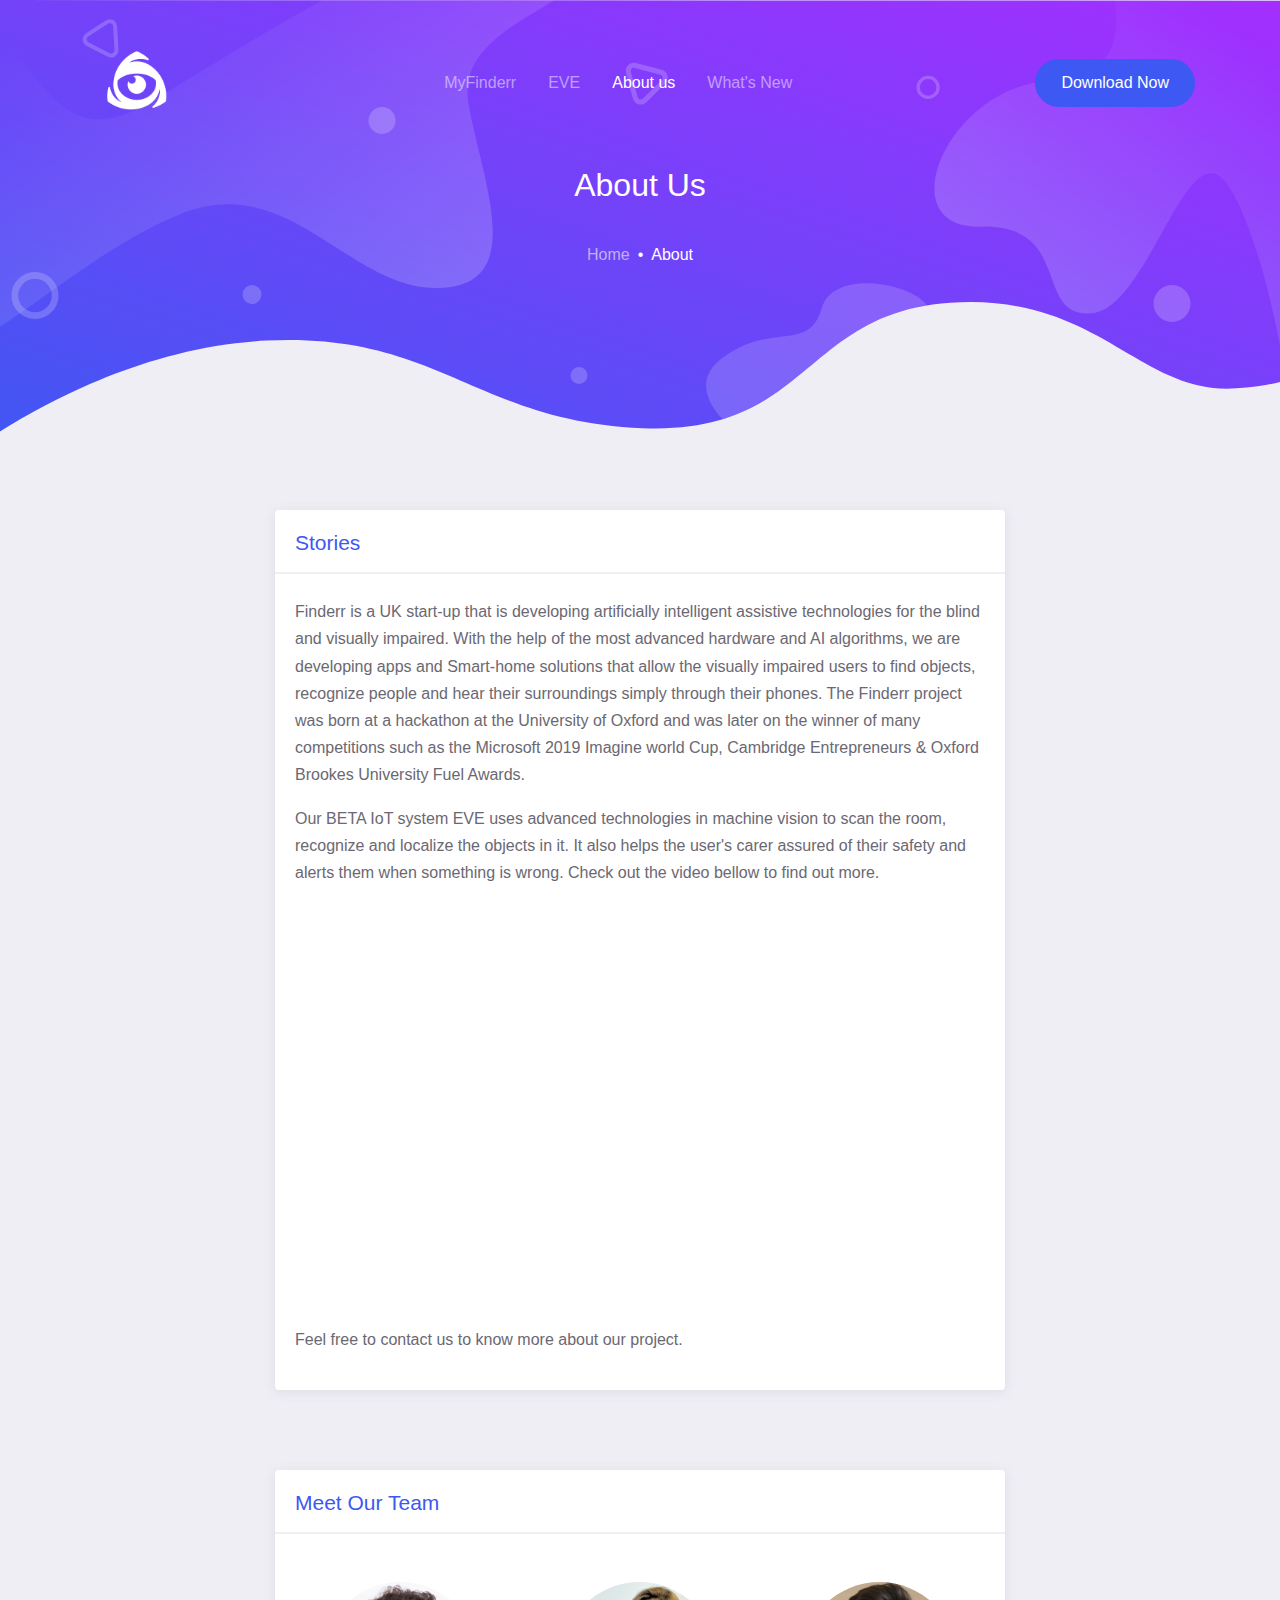
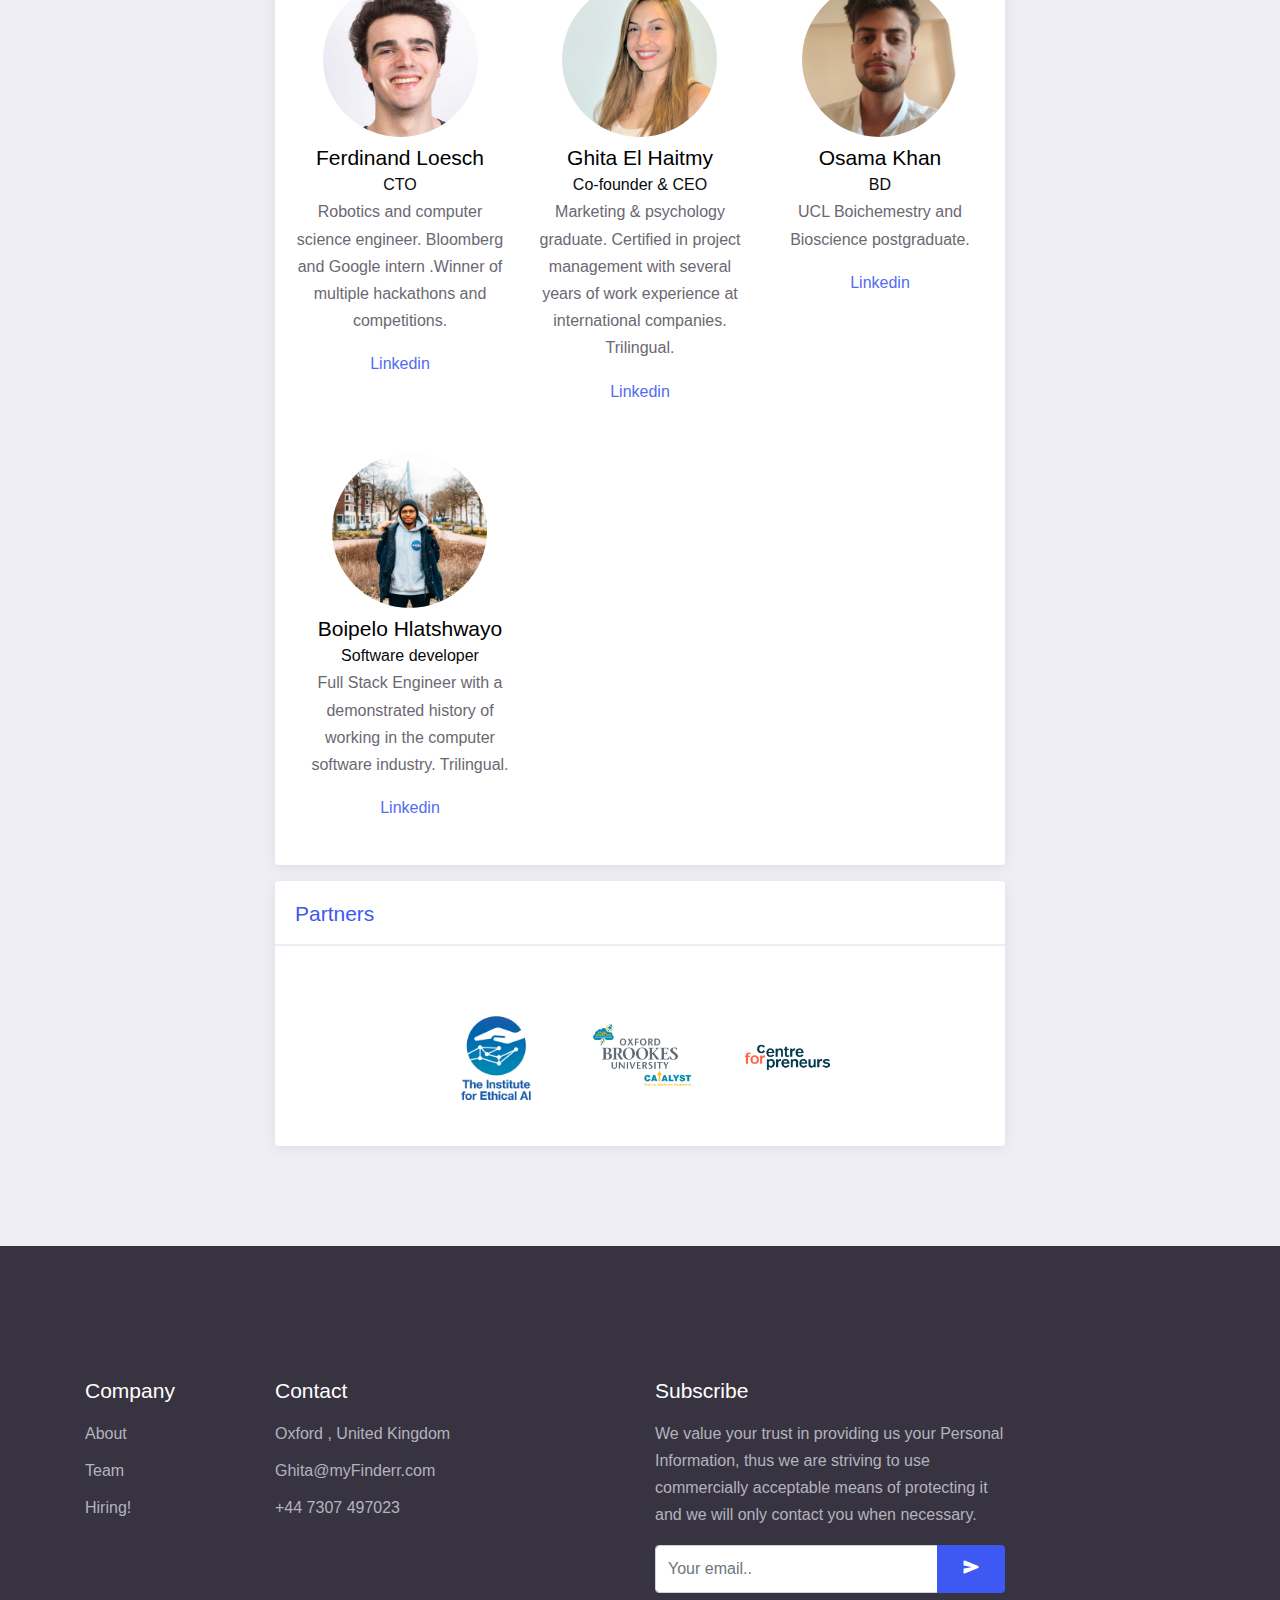
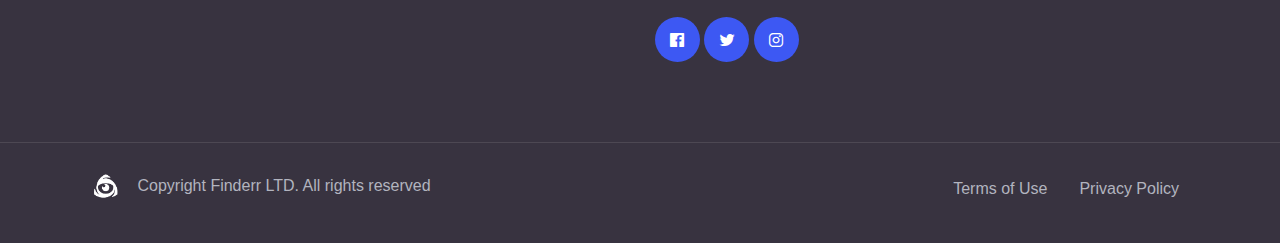
<file: about.html>
<!DOCTYPE html>
<html lang="en">
<head>
  <meta charset="UTF-8">
  <meta name="viewport" content="width=device-width, initial-scale=1.0">

  <meta http-equiv="X-UA-Compatible" content="ie=edge">

  
  <meta name="description" content="We develop smart home assistive technology for the visually impaired.
  Finderr helps you find your items around the house.
  Never lose your things in your home again.">

  <meta name="copyright" content="Finderr">

  <link rel="shortcut icon" href="../assets/favicon.png" type="image/x-icon">

  <link rel="stylesheet" href="../assets/css/maicons.css">

  <link rel="stylesheet" href="../assets/vendor/animate/animate.css">

  <link rel="stylesheet" href="../assets/vendor/owl-carousel/css/owl.carousel.min.css">

  <link rel="stylesheet" href="../assets/css/bootstrap.css">

  <link rel="stylesheet" href="../assets/css/mobster.css">
</head>
<body>

<nav class="navbar navbar-expand-lg navbar-dark navbar-floating">
  <div class="container">
    <a class="navbar-brand" href="index.html">
      <img src="../assets/img/FinderrLogo White .png" alt="" width="100">
    </a>
    <button class="navbar-toggler" type="button" data-toggle="collapse" data-target="#navbarToggler" aria-controls="navbarToggler" aria-expanded="false" aria-label="Toggle navigation">
      <span class="navbar-toggler-icon"></span>
    </button>
  
    <div class="collapse navbar-collapse" id="navbarToggler">
      <ul class="navbar-nav ml-auto mt-2 mt-lg-0">
        <li class="nav-item">
          <a class="nav-link" href="index.html">MyFinderr</a>
        </li>
        <li class="nav-item">
          <a class="nav-link" href="index-2.html">EVE</a>
        </li>
        <li class="nav-item active">
          <a class="nav-link" href="about.html">About us </a>
        </li>
        <li class="nav-item">
          <a class="nav-link" href="updates.html">What's New</a>
        </li>
      </ul>
      <div class="ml-auto my-2 my-lg-0">
        <a href="https://apps.apple.com/de/app/finderr/id1457760748?l=en" class="btn btn-primary rounded-pill">Download Now</a>
      </div>
    </div>
  </div>
</nav>

<main class="bg-light">

<div class="page-hero-section bg-image hero-mini" style="background-image: url(../assets/img/hero_mini.svg);">
  <div class="hero-caption">
    <div class="container fg-white h-100">
      <div class="row justify-content-center align-items-center text-center h-100">
        <div class="col-lg-6">
          <h3 class="mb-4 fw-medium">About Us</h3>
          <nav aria-label="breadcrumb">
            <ol class="breadcrumb breadcrumb-dark justify-content-center bg-transparent">
              <li class="breadcrumb-item"><a href="index.html">Home</a></li>
              <li class="breadcrumb-item active" aria-current="page">About</li>
            </ol>
          </nav>
        </div>
      </div>
    </div>
  </div>
</div>

<div class="page-section pt-5">
  <div class="container">
    <div class="row justify-content-center">
      <div class="col-lg-8">
        <div class="card-page">
          <h5 class="fg-primary">Stories</h5>
          <hr>
          <p>Finderr is a UK start-up that is developing artificially intelligent assistive technologies for the blind and visually impaired. With the help of the most advanced hardware and AI algorithms, we are developing apps and Smart-home solutions that allow the visually impaired users to find objects, recognize people and hear their surroundings simply through their phones. The Finderr project was born at a hackathon at the University of Oxford and was later on the winner of many competitions such as the Microsoft 2019 Imagine world Cup, Cambridge Entrepreneurs & Oxford Brookes University Fuel Awards.</p>
          <p>Our BETA IoT system EVE uses advanced technologies in machine vision to scan the room, recognize and localize the objects in it. It also helps the user's carer assured of their safety and alerts them when something is wrong. Check out the video bellow to find out more.</p>

          <!-- Video -->
          <div class="text-center py-5">
            <embed class="embed-video" src="https://www.youtube.com/embed/9EIDDG3Y-dk">
          </div>

          <p>Feel free to contact us to know more about our project.</p>
        </div>
        
        <div class="card-page mt-8">
          <h5 class="fg-primary">Meet Our Team</h5>
          <hr>
          <div class="row justify-content-center">
            <div class="col-lg-4 py-4">
              <div class="team-item">
                <div class="team-avatar">
                  <img src="../assets/img/team-3 copy.jpg" alt="Ferdinand Loesch">
                </div>
                <h5 class="team-name">Ferdinand Loesch</h5>
                <span class="fg-gray fs-normal">CTO</span>
                <p>Robotics and computer science engineer. Bloomberg and Google intern .Winner of multiple hackathons and competitions.</p>
                <a href="https://www.linkedin.com/in/ferdinand-loesch/" class="">Linkedin</a>

              </div>
            </div>
            
            <div class="col-lg-4 py-4">
              <div class="team-item">
                <div class="team-avatar">
                  <img src="../assets/img/me 2.png" alt="Ghita El Haitmy">
                </div>
                <h5 class="team-name">Ghita El Haitmy</h5>
                <span class="fg-gray fs-normal">Co-founder & CEO </span> 
                <p>Marketing & psychology graduate. Certified in project management with several years of work experience at international companies. Trilingual.</p>
                <a href="https://www.linkedin.com/in/ghita-el-haitmy-👋-a9ab7767/" class="">Linkedin</a>

              </div>
            </div>
            <div class="col-lg-4 py-4">
              <div class="team-item">
                <div class="team-avatar">
                  <img src="../assets/img/Osama.jpeg" alt="">
                </div>
                <h5 class="team-name">Osama Khan</h5>
                <span class="fg-gray fs-normal">BD  </span>
                <p>UCL Boichemestry and Bioscience postgraduate.</p>
                <a href="https://www.linkedin.com/in/osama-k-450a1bb2/" class="">Linkedin</a>

              </div>
            </div>
          </div>
          <div class="col-lg-4 py-4">
            <div class="team-item">
              <div class="team-avatar">
                <img src="../assets/img/BIO.jpeg" alt="Boipelo Hlatshwayo">
              </div>
              <h5 class="team-name">Boipelo Hlatshwayo  </h5>
              <span class="fg-gray fs-normal">Software developer</span>
              <p>Full Stack Engineer with a demonstrated history of working in the computer software industry. Trilingual.</p>
              <a href="https://www.linkedin.com/in/boipelo-hlatshwayo/" class="">Linkedin</a>
            </div>
          </div>
        </div>
        <div class="card-page mt-3">
          <h5 class="fg-primary">Partners</h5>
          <hr>

          <div class="row row-cols-1 row-cols-sm-2 row-cols-md-3 row-cols-lg-5 justify-content-center align-items-center mt-5">
            <div class="p-3">
              <div class="img-place client-img">
                <img src="../assets/img/clients/FT/cropped-site-icon.png" alt="">
              </div>
            </div>
            <div class="p-3">
              <div class="img-place client-img">
                <img src="../assets/img/clients/FT/1.png" alt="">
              </div>
            </div>
            <div class="p-3">
              <div class="img-place client-img">
                <img src="../assets/img/Untitled design-15.png" alt="">
              </div>

            </div>
          </div>
        </div>
      </div>
    </div>
  </div>
</div>

</main> <!-- .bg-light -->


<div class="page-footer-section bg-dark fg-white">
  <div class="container">
    <div class="row mb-5 py-3">
      <div class="col-sm-6 col-lg-2 py-3">
        <h5 class="mb-3">Company</h5>
        <ul class="menu-link">
          <li><a href="https://myfinderr.com/about.html" class="">About</a></li>
          <li><a href="https://myfinderr.com/about.html" class="">Team</a></li>
          <li><a href="https://angel.co/finderr-1/recruiting/profile" class="">Hiring!</a></li>
        </ul>
      </div>
      <div class="col-md-6 col-lg-4 py-3">
        <h5 class="mb-3">Contact</h5>
        <ul class="menu-link">
          <li><a href="#" class="">Oxford , United Kingdom</a></li>
          <li><a href="#" class="">Ghita@myFinderr.com</a></li>
          <li><a href="#" class="">‭+44 7307 497023‬</a></li>
        </ul>
      </div>
      <div class="col-md-6 col-lg-4 py-3">
        <h5 class="mb-3">Subscribe</h5>
        <p>We value your trust in providing us your Personal Information, thus we are striving to use commercially acceptable means of protecting it and we will only contact you when necessary. </p>
        <form method="POST">
          <div class="input-group">
            <input type="text" class="form-control" placeholder="Your email..">
            <div class="input-group-append">
              <button type="submit" class="btn btn-primary"><span class="mai-send"></span></button>
            </div>
          </div>
        </form>

        <!-- Social Media Button -->
        <div class="mt-4">
          <a href="https://www.facebook.com/FinderrUK" class="btn btn-fab btn-primary fg-white"><span class="mai-logo-facebook"></span></a>
          <a href="https://twitter.com/finderruk" class="btn btn-fab btn-primary fg-white"><span class="mai-logo-twitter"></span></a>
          <a href="https://www.instagram.com/finderruk/" class="btn btn-fab btn-primary fg-white"><span class="mai-logo-instagram"></span></a>
        </div>
      </div>
    </div>
  </div>

  <hr>

  <div class="container">
    <div class="row">
      <div class="col-12 col-md-6 py-2">
        <img src="../assets/img/FinderrLogo White .png" alt="" width="40">
        <!-- Please don't remove or modify the credits below -->
        <p class="d-inline-block ml-2">Copyright Finderr LTD</a>. All rights reserved</p>
      </div>
      <div class="col-12 col-md-6 py-2">
        <ul class="nav justify-content-end">
          <li class="nav-item"><a href="https://pdfhost.io/edit?doc=01152be9-98c2-4ec4-ad02-b5d50346cab8" class="nav-link">Terms of Use</a></li>
          <li class="nav-item"><a href="https://pdfhost.io/edit?doc=b50fc31a-1da3-4563-9bf8-3c99fe4cfe44" class="nav-link">Privacy Policy</a></li>
        </ul>
      </div>
    </div>
  </div>
</div>

<script src="../assets/js/jquery-3.5.1.min.js"></script>

<script src="../assets/js/bootstrap.bundle.min.js"></script>

<script src="../assets/vendor/owl-carousel/js/owl.carousel.min.js"></script>

<script src="../assets/vendor/wow/wow.min.js"></script>

<script src="../assets/js/mobster.js"></script>

</body>
</html>
</file>
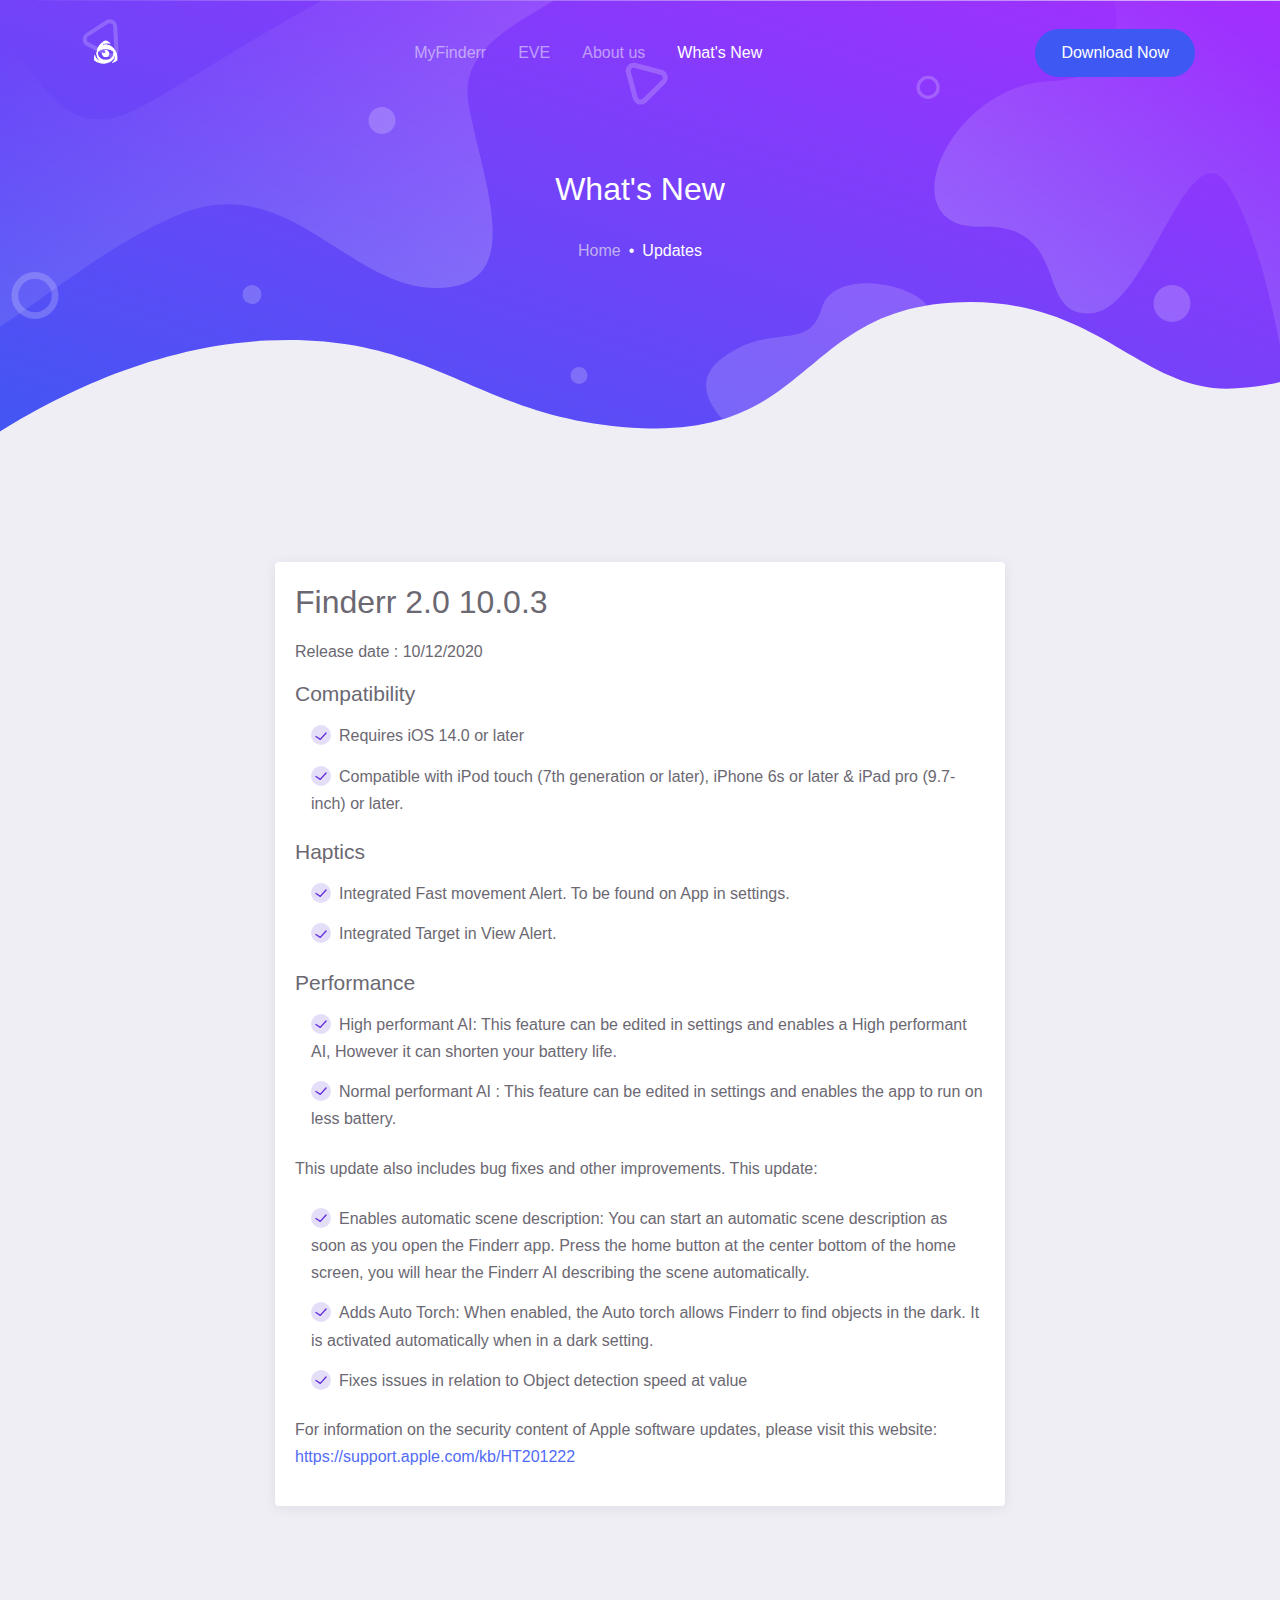
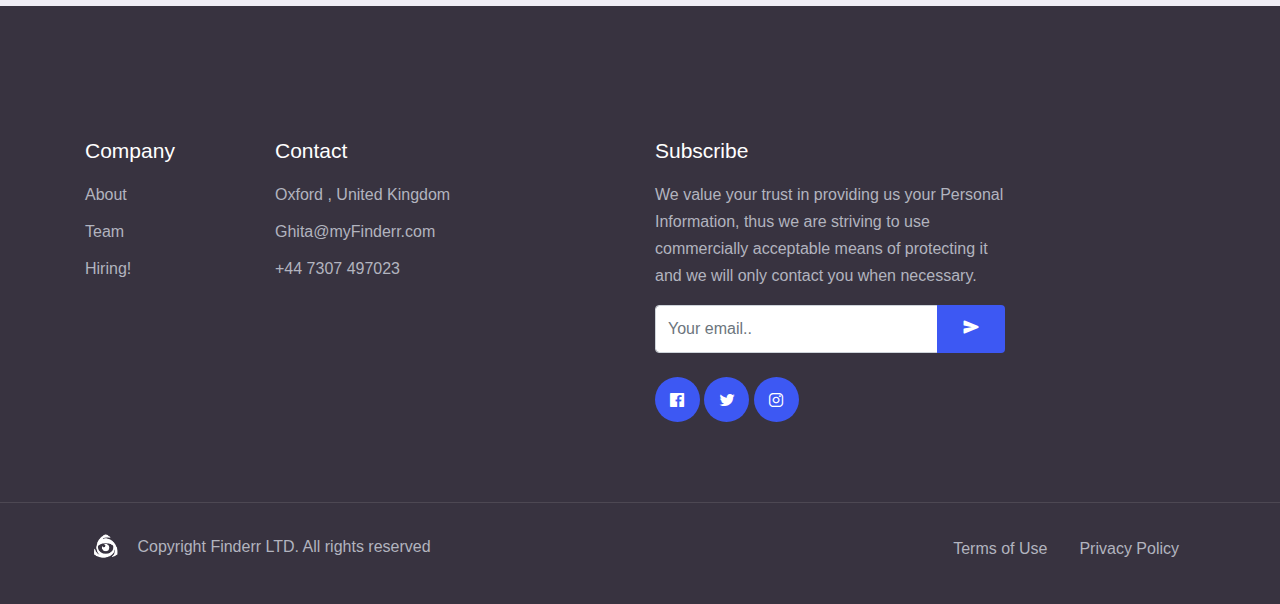
<file: updates.html>
<!DOCTYPE html>
<html lang="en">
<head>
  <meta charset="UTF-8">
  <meta name="viewport" content="width=device-width, initial-scale=1.0">

  <meta http-equiv="X-UA-Compatible" content="ie=edge">

  <meta http-equiv="X-UA-Compatible" content="ie=edge">
  
  <meta name="description" content="We develop smart home assistive technology for the visually impaired.
  Finderr helps you find your items around the house.
  Never lose your things in your home again.">

  <meta name="copyright" content="Finderr">

  <link rel="shortcut icon" href="../assets/favicon.png" type="image/x-icon">

  <link rel="stylesheet" href="../assets/css/maicons.css">

  <link rel="stylesheet" href="../assets/vendor/animate/animate.css">

  <link rel="stylesheet" href="../assets/vendor/owl-carousel/css/owl.carousel.min.css">

  <link rel="stylesheet" href="../assets/css/bootstrap.css">

  <link rel="stylesheet" href="../assets/css/mobster.css">
</head>
<body>

<nav class="navbar navbar-expand-lg navbar-dark navbar-floating">
  <div class="container">
    <a class="navbar-brand" href="index.html">
      <img src="../assets/img/FinderrLogo White .png" alt="" width="40">
    </a>
    <button class="navbar-toggler" type="button" data-toggle="collapse" data-target="#navbarToggler" aria-controls="navbarToggler" aria-expanded="false" aria-label="Toggle navigation">
      <span class="navbar-toggler-icon"></span>
    </button>
  
    <div class="collapse navbar-collapse" id="navbarToggler">
      <ul class="navbar-nav ml-auto mt-2 mt-lg-0">
        <li class="nav-item">
          <a class="nav-link" href="index.html">MyFinderr</a>
        </li>
        <li class="nav-item">
          <a class="nav-link" href="index-2.html">EVE</a>
        </li>
        <li class="nav-item">
          <a class="nav-link" href="about.html">About us</a>
        </li>
        <li class="nav-item active">
          <a class="nav-link" href="updates.html">What's New</a>
        </li>
      </ul>
      <div class="ml-auto my-2 my-lg-0">
        <a href="https://apps.apple.com/de/app/finderr/id1457760748?l=en" class="btn btn-primary rounded-pill">Download Now</a>
      </div>
    </div>
  </div>
</nav>


<div class="bg-light">

<div class="page-hero-section bg-image hero-mini" style="background-image: url(../assets/img/hero_mini.svg);">
  <div class="hero-caption">
    <div class="container fg-white h-100">
      <div class="row justify-content-center align-items-center text-center h-100">
        <div class="col-lg-6">
          <h3 class="mb-3 fw-medium">What's New</h3>
          <nav aria-label="breadcrumb">
            <ol class="breadcrumb breadcrumb-dark justify-content-center bg-transparent">
              <li class="breadcrumb-item"><a href="index.html">Home</a></li>
              <li class="breadcrumb-item active" aria-current="page">Updates</li>
            </ol>
          </nav>
        </div>
      </div>
    </div>
  </div>
</div>

<div class="page-section">
  <div class="container">
    <div class="row justify-content-center">
      <div class="col-lg-8">
        <div class="card-page">
          <h3 class="mb-3">Finderr 2.0 10.0.3</h3>
 
          <p>Release date : 10/12/2020</p>

          <h5>Compatibility</h5>
          <ul class="theme-list">
            <li class="list-item">Requires iOS 14.0 or later </li>
            <li class="list-item">Compatible with iPod touch (7th generation or later), iPhone 6s or later & iPad pro (9.7- inch) or later.</li>
          </ul>
 
          <h5>Haptics</h5>
          <ul class="theme-list">
            <li class="list-item">Integrated Fast movement Alert. To be found on App in settings.  </li>
            <li class="list-item">Integrated Target in View Alert. </li>
          </ul>
          
          <h5>Performance </h5>
          <ul class="theme-list">
            <li class="list-item">High performant AI: This feature can be edited in settings and enables a High performant AI, However it can shorten your battery life.</li>
            <li class="list-item">Normal performant AI :  This feature can be edited in settings and enables the app to run on less battery.  </li>
          </ul>

          <p>This update also includes bug fixes and other improvements. This update:</p>
          <ul class="theme-list">
            <li class="list-item">Enables automatic scene description: You can start an automatic scene description as soon as you open the Finderr app. Press the home button at the center bottom of the home screen, you will hear the Finderr AI describing the scene automatically. </li>
            <li class="list-item">Adds Auto Torch: When enabled, the Auto torch allows Finderr to find objects in the dark. It is activated automatically when in a dark setting.            </li>
            <li class="list-item">Fixes issues in relation to Object detection speed at value  </li>
          </ul>
          
          <p>For information on the security content of Apple software updates, please visit this website: <a href="https://support.apple.com/kb/HT201222 ">https://support.apple.com/kb/HT201222</a></p>
        </div>
      </div>
    </div>
  </div>
</div>

</div>


<div class="page-footer-section bg-dark fg-white">
  <div class="container">
    <div class="row mb-5 py-3">
      <div class="col-sm-6 col-lg-2 py-3">
        <h5 class="mb-3">Company</h5>
        <ul class="menu-link">
          <li><a href="https://myfinderr.com/about.html" class="">About</a></li>
          <li><a href="https://myfinderr.com/about.html" class="">Team</a></li>
          <li><a href="https://angel.co/finderr-1/recruiting/profile" class="">Hiring!</a></li>
        </ul>
      </div>
      <div class="col-md-6 col-lg-4 py-3">
        <h5 class="mb-3">Contact</h5>
        <ul class="menu-link">
          <li><a href="#" class="">Oxford , United Kingdom</a></li>
          <li><a href="#" class="">Ghita@myFinderr.com</a></li>
          <li><a href="#" class="">‭+44 7307 497023‬</a></li>
        </ul>
      </div>
      <div class="col-md-6 col-lg-4 py-3">
        <h5 class="mb-3">Subscribe</h5>
        <p>We value your trust in providing us your Personal Information, thus we are striving to use commercially acceptable means of protecting it and we will only contact you when necessary. </p>
        <form method="POST">
          <div class="input-group">
            <input type="text" class="form-control" placeholder="Your email..">
            <div class="input-group-append">
              <button type="submit" class="btn btn-primary"><span class="mai-send"></span></button>
            </div>
          </div>
        </form>

        <!-- Social Media Button -->
        <div class="mt-4">
          <a href="https://www.facebook.com/FinderrUK" class="btn btn-fab btn-primary fg-white"><span class="mai-logo-facebook"></span></a>
          <a href="https://twitter.com/finderruk" class="btn btn-fab btn-primary fg-white"><span class="mai-logo-twitter"></span></a>
          <a href="https://www.instagram.com/finderruk/" class="btn btn-fab btn-primary fg-white"><span class="mai-logo-instagram"></span></a>
        </div>
      </div>
    </div>
  </div>

  <hr>

  <div class="container">
    <div class="row">
      <div class="col-12 col-md-6 py-2">
        <img src="../assets/img/FinderrLogo White .png" alt="" width="40">
        <!-- Please don't remove or modify the credits below -->
        <p class="d-inline-block ml-2">Copyright Finderr LTD</a>. All rights reserved</p>
      </div>
      <div class="col-12 col-md-6 py-2">
        <ul class="nav justify-content-end">
          <li class="nav-item"><a href="https://pdfhost.io/edit?doc=01152be9-98c2-4ec4-ad02-b5d50346cab8" class="nav-link">Terms of Use</a></li>
          <li class="nav-item"><a href="https://pdfhost.io/edit?doc=b50fc31a-1da3-4563-9bf8-3c99fe4cfe44" class="nav-link">Privacy Policy</a></li>
        </ul>
      </div>
    </div>
  </div>
</div>

<script src="../assets/js/jquery-3.5.1.min.js"></script>

<script src="../assets/js/bootstrap.bundle.min.js"></script>

<script src="../assets/vendor/owl-carousel/js/owl.carousel.min.js"></script>

<script src="../assets/vendor/wow/wow.min.js"></script>

<script src="../assets/js/mobster.js"></script>

</body>
</html>
</file>
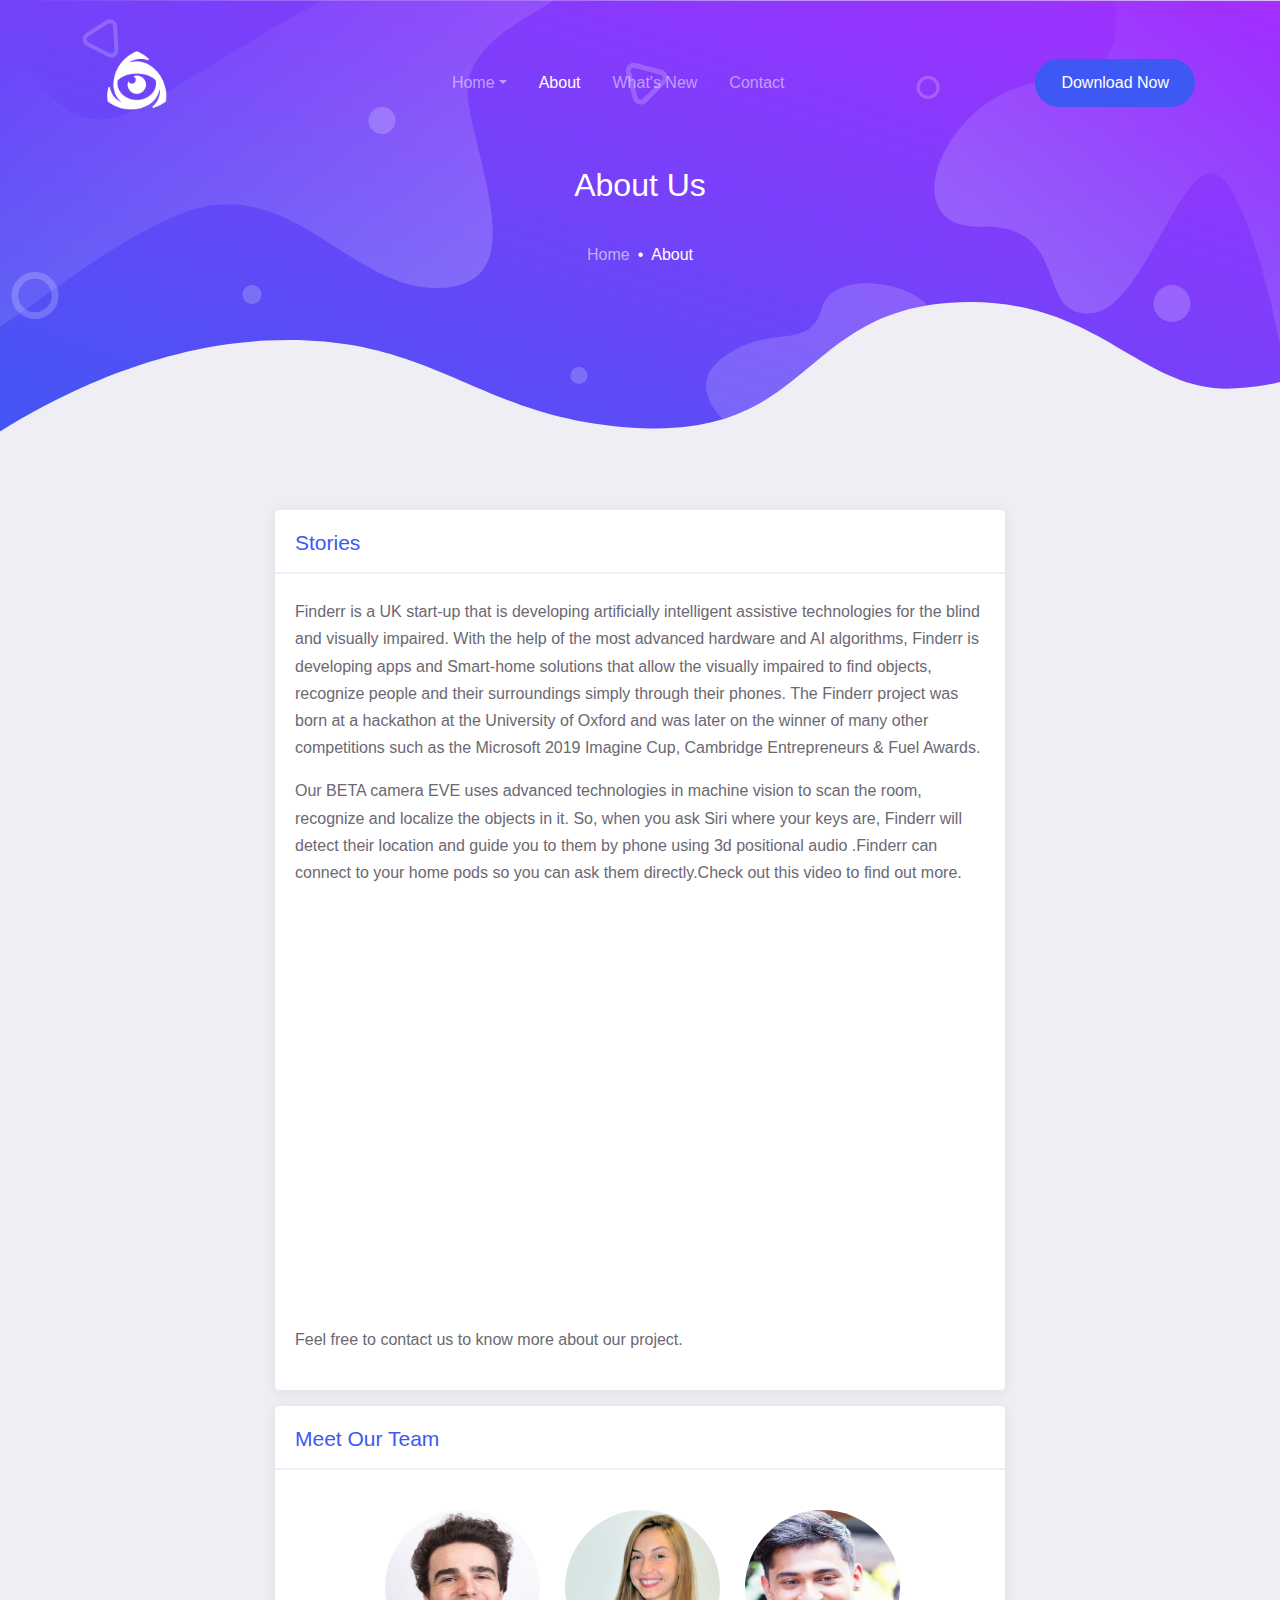
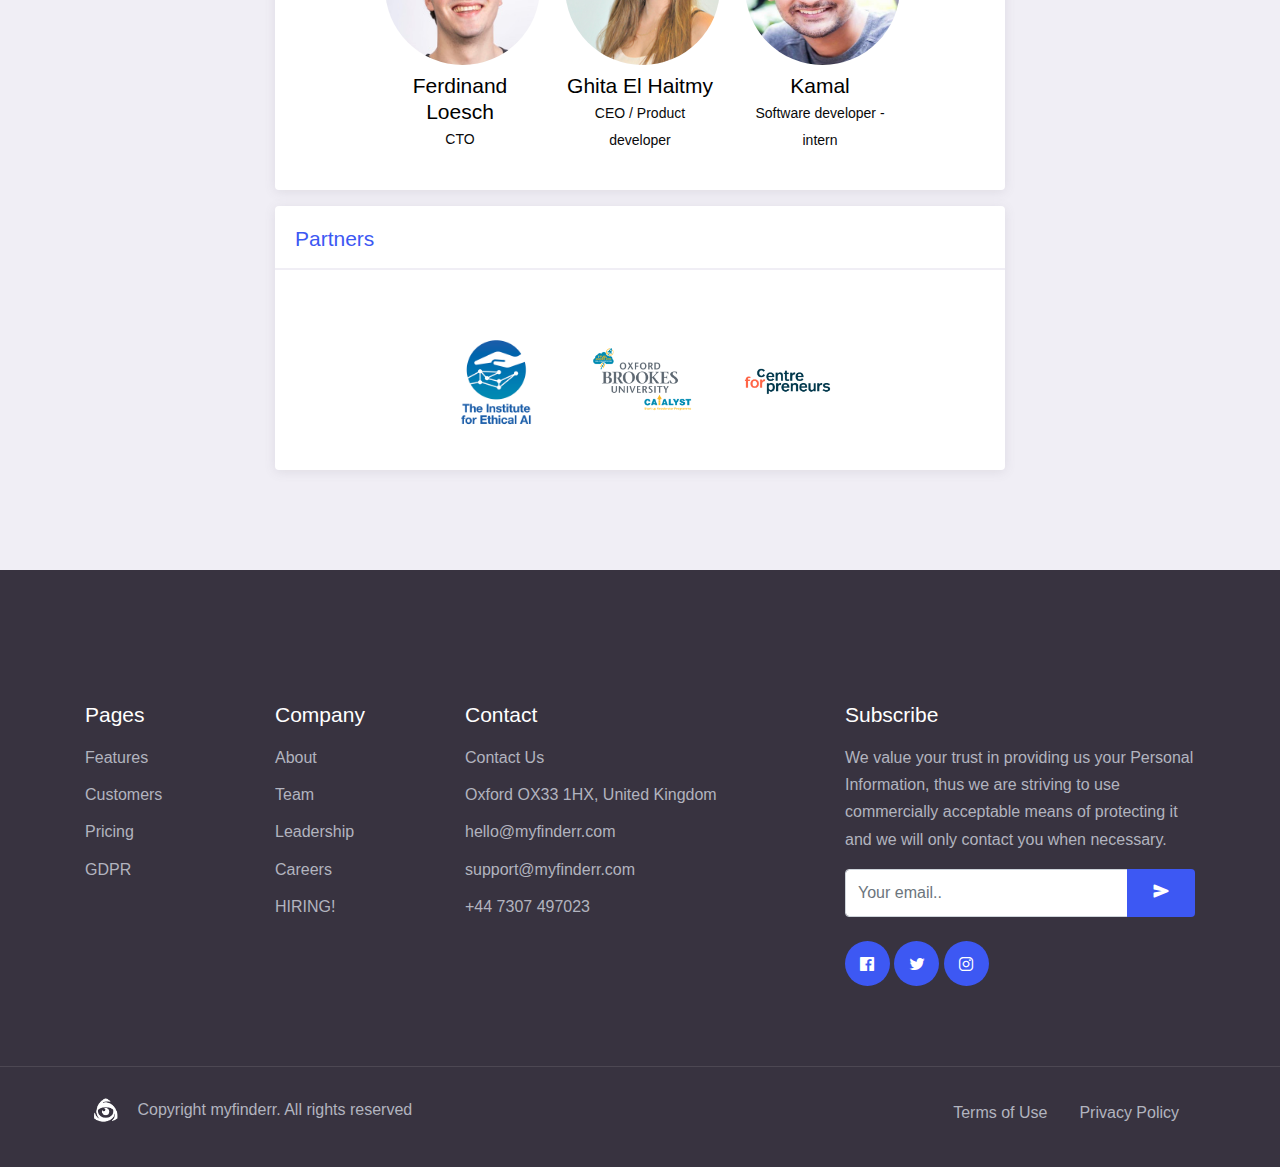
<file: html/about.html>
<!DOCTYPE html>
<html lang="en">
<head>
  <meta charset="UTF-8">
  <meta name="viewport" content="width=device-width, initial-scale=1.0">

  <meta http-equiv="X-UA-Compatible" content="ie=edge">

  
  <meta name="description" content="We develop smart home assistive technology for the visually impaired.
  Finderr helps you find your items around the house.
  Never lose your things in your home again.">

  <meta name="copyright" content="Finderr">

  <link rel="shortcut icon" href="../assets/favicon.png" type="image/x-icon">

  <link rel="stylesheet" href="../assets/css/maicons.css">

  <link rel="stylesheet" href="../assets/vendor/animate/animate.css">

  <link rel="stylesheet" href="../assets/vendor/owl-carousel/css/owl.carousel.min.css">

  <link rel="stylesheet" href="../assets/css/bootstrap.css">

  <link rel="stylesheet" href="../assets/css/mobster.css">
</head>
<body>

<nav class="navbar navbar-expand-lg navbar-dark navbar-floating">
  <div class="container">
    <a class="navbar-brand" href="index.html">
      <img src="../assets/img/FinderrLogo White .png" alt="" width="100">
    </a>
    <button class="navbar-toggler" type="button" data-toggle="collapse" data-target="#navbarToggler" aria-controls="navbarToggler" aria-expanded="false" aria-label="Toggle navigation">
      <span class="navbar-toggler-icon"></span>
    </button>
  
    <div class="collapse navbar-collapse" id="navbarToggler">
      <ul class="navbar-nav ml-auto mt-2 mt-lg-0">
        <li class="nav-item dropdown">
          <a class="nav-link dropdown-toggle" href="#" id="navbarDropdown" data-toggle="dropdown" aria-haspopup="true" aria-expanded="false">Home</a>
          <div class="dropdown-menu" aria-labelledby="navbarDropdown">
            <a class="dropdown-item" href="index.html">Finderr APP</a>
            <a class="dropdown-item" href="index-2.html">EVE Smart Home</a>
          </div>
        </li>
        <li class="nav-item active">
          <a class="nav-link" href="about.html">About</a>
        </li>
        <li class="nav-item">
          <a class="nav-link" href="updates.html">What's New</a>
        </li>
        <li class="nav-item">
          <a class="nav-link" href="contact.html">Contact</a>
        </li>
      </ul>
      <div class="ml-auto my-2 my-lg-0">
        <button class="btn btn-primary rounded-pill">Download Now</button>
      </div>
    </div>
  </div>
</nav>

<main class="bg-light">

<div class="page-hero-section bg-image hero-mini" style="background-image: url(../assets/img/hero_mini.svg);">
  <div class="hero-caption">
    <div class="container fg-white h-100">
      <div class="row justify-content-center align-items-center text-center h-100">
        <div class="col-lg-6">
          <h3 class="mb-4 fw-medium">About Us</h3>
          <nav aria-label="breadcrumb">
            <ol class="breadcrumb breadcrumb-dark justify-content-center bg-transparent">
              <li class="breadcrumb-item"><a href="index.html">Home</a></li>
              <li class="breadcrumb-item active" aria-current="page">About</li>
            </ol>
          </nav>
        </div>
      </div>
    </div>
  </div>
</div>

<div class="page-section pt-5">
  <div class="container">
    <div class="row justify-content-center">
      <div class="col-lg-8">
        <div class="card-page">
          <h5 class="fg-primary">Stories</h5>
          <hr>
          <p>Finderr is a UK start-up that is developing artificially intelligent assistive technologies for the blind and visually impaired. With the help of the most advanced hardware and AI algorithms, Finderr is developing apps and Smart-home solutions that allow the visually impaired to find objects, recognize people and their surroundings simply through their phones. The Finderr project was born at a hackathon at the University of Oxford and was later on the winner of many other competitions such as the Microsoft 2019 Imagine Cup, Cambridge Entrepreneurs & Fuel Awards.</p>
          <p>Our BETA camera EVE uses advanced technologies in machine vision to scan the room, recognize and localize the objects in it. So, when you ask Siri where your keys are, Finderr will detect their location and guide you to them by phone using 3d positional audio .Finderr can connect to your home pods so you can ask them directly.Check out this video to find out more.</p>

          <!-- Video -->
          <div class="text-center py-5">
            <embed class="embed-video" src="https://www.youtube.com/embed/9EIDDG3Y-dk">
          </div>

          <p>Feel free to contact us to know more about our project.</p>
        </div>
        <div class="card-page mt-3">
          <h5 class="fg-primary">Meet Our Team</h5>
          <hr>

          <div class="row justify-content-center">
            <div class="col-lg-3 py-3">
              <div class="team-item">
                <div class="team-avatar">
                  <img src="../assets/img/team-3 copy.jpg" alt="">
                </div>
                <h5 class="team-name">Ferdinand Loesch</h5>
                <span class="fg-gray fs-small">CTO</span>
              </div>
            </div>
            <div class="col-lg-3 py-3">
              <div class="team-item">
                <div class="team-avatar">
                  <img src="../assets/img/me 2.png" alt="">
                </div>
                <h5 class="team-name">Ghita El Haitmy</h5>
                <span class="fg-gray fs-small">CEO / Product developer</span>
              </div>
            </div>
            <div class="col-lg-3 py-3">
              <div class="team-item">
                <div class="team-avatar">
                  <img src="../assets/img/668a52ec-e231-4875-be74-de23c0dd7821.JPG" alt="">
                </div>
                <h5 class="team-name">Kamal</h5>
                <span class="fg-gray fs-small">Software developer - intern </span>
              </div>
            </div>
          </div>
        </div>
        <div class="card-page mt-3">
          <h5 class="fg-primary">Partners</h5>
          <hr>

          <div class="row row-cols-1 row-cols-sm-2 row-cols-md-3 row-cols-lg-5 justify-content-center align-items-center mt-5">
            <div class="p-3">
              <div class="img-place client-img">
                <img src="../assets/img/clients/FT/cropped-site-icon.png" alt="">
              </div>
            </div>
            <div class="p-3">
              <div class="img-place client-img">
                <img src="../assets/img/clients/FT/1.png" alt="">
              </div>
            </div>
            <div class="p-3">
              <div class="img-place client-img">
                <img src="../assets/img/Untitled design-15.png" alt="">
              </div>

            </div>
          </div>
        </div>
      </div>
    </div>
  </div>
</div>

</main> <!-- .bg-light -->


<div class="page-footer-section bg-dark fg-white">
  <div class="container">
    <div class="row mb-5 py-3">
      <div class="col-sm-6 col-lg-2 py-3">
        <h5 class="mb-3">Pages</h5>
        <ul class="menu-link">
          <li><a href="#" class="">Features</a></li>
          <li><a href="#" class="">Customers</a></li>
          <li><a href="#" class="">Pricing</a></li>
          <li><a href="#" class="">GDPR</a></li>
        </ul>
      </div>
      <div class="col-sm-6 col-lg-2 py-3">
        <h5 class="mb-3">Company</h5>
        <ul class="menu-link">
          <li><a href="#" class="">About</a></li>
          <li><a href="#" class="">Team</a></li>
          <li><a href="#" class="">Leadership</a></li>
          <li><a href="#" class="">Careers</a></li>
          <li><a href="#" class="">HIRING!</a></li>
        </ul>
      </div>
      <div class="col-md-6 col-lg-4 py-3">
        <h5 class="mb-3">Contact</h5>
        <ul class="menu-link">
          <li><a href="#" class="">Contact Us</a></li>
          <li><a href="#" class="">Oxford OX33 1HX, United Kingdom</a></li>
          <li><a href="#" class="">hello@myfinderr.com</a></li>
          <li><a href="#" class="">support@myfinderr.com</a></li>
          <li><a href="#" class="">‭+44 7307 497023‬</a></li>
        </ul>
      </div>
      <div class="col-md-6 col-lg-4 py-3">
        <h5 class="mb-3">Subscribe</h5>
        <p>We value your trust in providing us your Personal Information, thus we are striving to use commercially acceptable means of protecting it and we will only contact you when necessary. </p>
        <form method="POST">
          <div class="input-group">
            <input type="text" class="form-control" placeholder="Your email..">
            <div class="input-group-append">
              <button type="submit" class="btn btn-primary"><span class="mai-send"></span></button>
            </div>
          </div>
        </form>

        <!-- Social Media Button -->
        <div class="mt-4">
          <a href="https://www.facebook.com/FinderrUK" class="btn btn-fab btn-primary fg-white"><span class="mai-logo-facebook"></span></a>
          <a href="https://twitter.com/finderruk" class="btn btn-fab btn-primary fg-white"><span class="mai-logo-twitter"></span></a>
          <a href="https://www.instagram.com/finderruk/" class="btn btn-fab btn-primary fg-white"><span class="mai-logo-instagram"></span></a>
        </div>
      </div>
    </div>
  </div>

  <hr>

  <div class="container">
    <div class="row">
      <div class="col-12 col-md-6 py-2">
        <img src="../assets/img/FinderrLogo White .png" alt="" width="40">
        <!-- Please don't remove or modify the credits below -->
        <p class="d-inline-block ml-2">Copyright myfinderr</a>. All rights reserved</p>
      </div>
      <div class="col-12 col-md-6 py-2">
        <ul class="nav justify-content-end">
          <li class="nav-item"><a href="https://pdfhost.io/edit?doc=01152be9-98c2-4ec4-ad02-b5d50346cab8" class="nav-link">Terms of Use</a></li>
          <li class="nav-item"><a href="https://pdfhost.io/edit?doc=b50fc31a-1da3-4563-9bf8-3c99fe4cfe44" class="nav-link">Privacy Policy</a></li>
        </ul>
      </div>
    </div>
  </div>
</div>

<script src="../assets/js/jquery-3.5.1.min.js"></script>

<script src="../assets/js/bootstrap.bundle.min.js"></script>

<script src="../assets/vendor/owl-carousel/js/owl.carousel.min.js"></script>

<script src="../assets/vendor/wow/wow.min.js"></script>

<script src="../assets/js/mobster.js"></script>

</body>
</html>
</file>
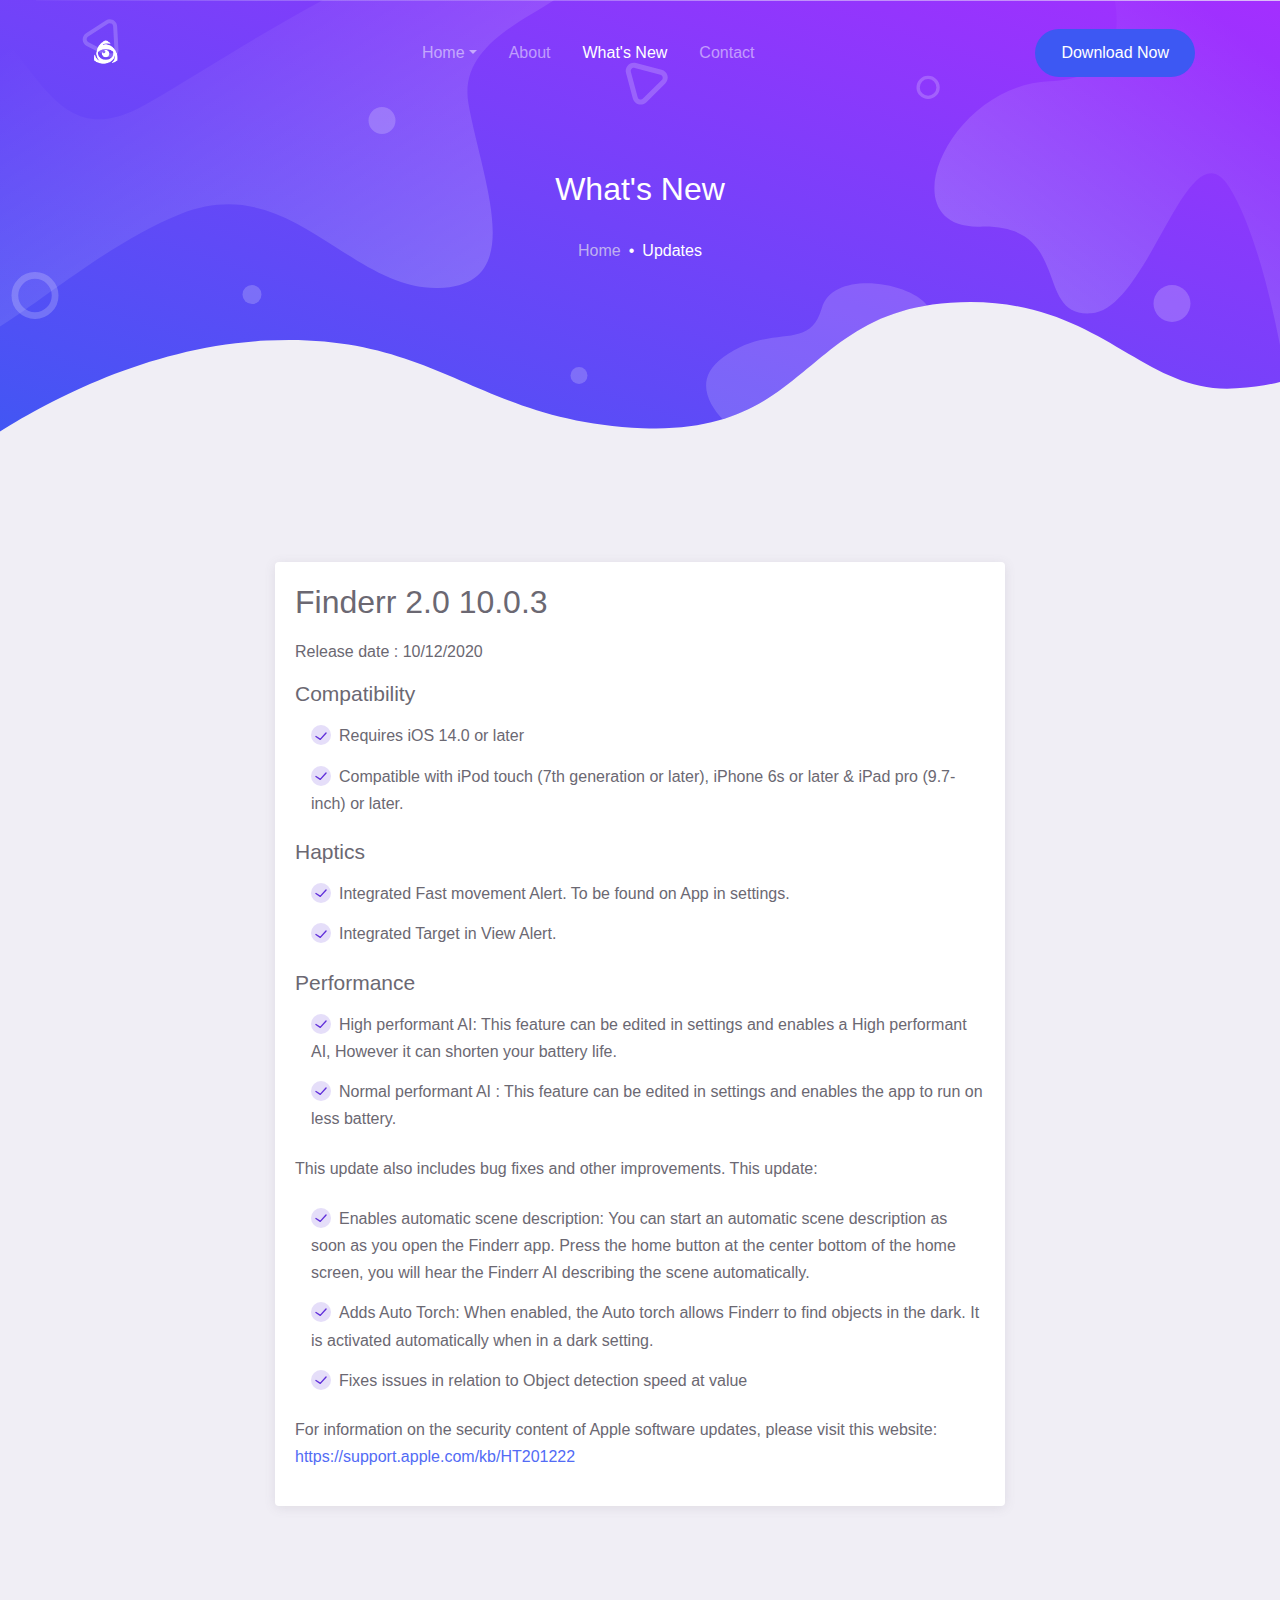
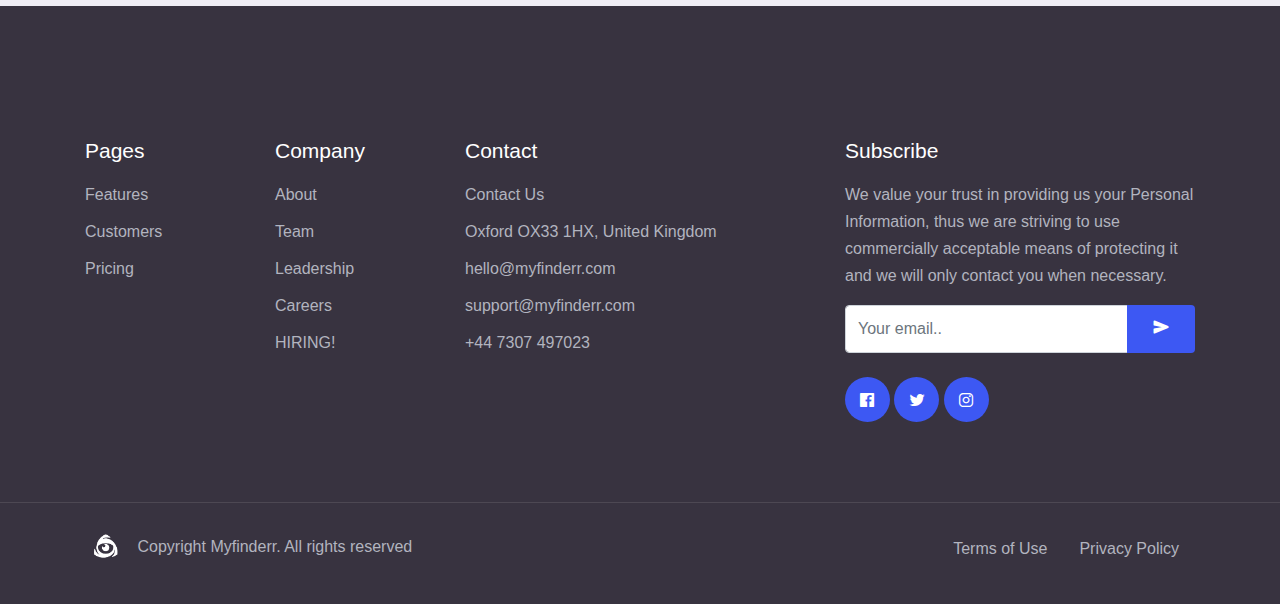
<file: html/updates.html>
<!DOCTYPE html>
<html lang="en">
<head>
  <meta charset="UTF-8">
  <meta name="viewport" content="width=device-width, initial-scale=1.0">

  <meta http-equiv="X-UA-Compatible" content="ie=edge">

  <meta http-equiv="X-UA-Compatible" content="ie=edge">
  
  <meta name="description" content="We develop smart home assistive technology for the visually impaired.
  Finderr helps you find your items around the house.
  Never lose your things in your home again.">

  <meta name="copyright" content="Finderr">

  <link rel="shortcut icon" href="../assets/favicon.png" type="image/x-icon">

  <link rel="stylesheet" href="../assets/css/maicons.css">

  <link rel="stylesheet" href="../assets/vendor/animate/animate.css">

  <link rel="stylesheet" href="../assets/vendor/owl-carousel/css/owl.carousel.min.css">

  <link rel="stylesheet" href="../assets/css/bootstrap.css">

  <link rel="stylesheet" href="../assets/css/mobster.css">
</head>
<body>

<nav class="navbar navbar-expand-lg navbar-dark navbar-floating">
  <div class="container">
    <a class="navbar-brand" href="index.html">
      <img src="../assets/img/FinderrLogo White .png" alt="" width="40">
    </a>
    <button class="navbar-toggler" type="button" data-toggle="collapse" data-target="#navbarToggler" aria-controls="navbarToggler" aria-expanded="false" aria-label="Toggle navigation">
      <span class="navbar-toggler-icon"></span>
    </button>
  
    <div class="collapse navbar-collapse" id="navbarToggler">
      <ul class="navbar-nav ml-auto mt-2 mt-lg-0">
        <li class="nav-item dropdown">
          <a class="nav-link dropdown-toggle" href="#" id="navbarDropdown" data-toggle="dropdown" aria-haspopup="true" aria-expanded="false">Home</a>
          <div class="dropdown-menu" aria-labelledby="navbarDropdown">
            <a class="dropdown-item" href="index.html">Finderr APP</a>
            <a class="dropdown-item" href="index-2.html">EVE Smart Home</a>
          </div>
        </li>
        <li class="nav-item">
          <a class="nav-link" href="about.html">About</a>
        </li>
        <li class="nav-item active">
          <a class="nav-link" href="updates.html">What's New</a>
        </li>
        <li class="nav-item">
          <a class="nav-link" href="contact.html">Contact</a>
        </li>
      </ul>
      <div class="ml-auto my-2 my-lg-0">
        <button class="btn btn-primary rounded-pill">Download Now</button>
      </div>
    </div>
  </div>
</nav>


<div class="bg-light">

<div class="page-hero-section bg-image hero-mini" style="background-image: url(../assets/img/hero_mini.svg);">
  <div class="hero-caption">
    <div class="container fg-white h-100">
      <div class="row justify-content-center align-items-center text-center h-100">
        <div class="col-lg-6">
          <h3 class="mb-3 fw-medium">What's New</h3>
          <nav aria-label="breadcrumb">
            <ol class="breadcrumb breadcrumb-dark justify-content-center bg-transparent">
              <li class="breadcrumb-item"><a href="index.html">Home</a></li>
              <li class="breadcrumb-item active" aria-current="page">Updates</li>
            </ol>
          </nav>
        </div>
      </div>
    </div>
  </div>
</div>

<div class="page-section">
  <div class="container">
    <div class="row justify-content-center">
      <div class="col-lg-8">
        <div class="card-page">
          <h3 class="mb-3">Finderr 2.0 10.0.3</h3>
 
          <p>Release date : 10/12/2020</p>

          <h5>Compatibility</h5>
          <ul class="theme-list">
            <li class="list-item">Requires iOS 14.0 or later </li>
            <li class="list-item">Compatible with iPod touch (7th generation or later), iPhone 6s or later & iPad pro (9.7- inch) or later.</li>
          </ul>
 
          <h5>Haptics</h5>
          <ul class="theme-list">
            <li class="list-item">Integrated Fast movement Alert. To be found on App in settings.  </li>
            <li class="list-item">Integrated Target in View Alert. </li>
          </ul>
          
          <h5>Performance </h5>
          <ul class="theme-list">
            <li class="list-item">High performant AI: This feature can be edited in settings and enables a High performant AI, However it can shorten your battery life.</li>
            <li class="list-item">Normal performant AI :  This feature can be edited in settings and enables the app to run on less battery.  </li>
          </ul>

          <p>This update also includes bug fixes and other improvements. This update:</p>
          <ul class="theme-list">
            <li class="list-item">Enables automatic scene description: You can start an automatic scene description as soon as you open the Finderr app. Press the home button at the center bottom of the home screen, you will hear the Finderr AI describing the scene automatically. </li>
            <li class="list-item">Adds Auto Torch: When enabled, the Auto torch allows Finderr to find objects in the dark. It is activated automatically when in a dark setting.            </li>
            <li class="list-item">Fixes issues in relation to Object detection speed at value  </li>
          </ul>
          
          <p>For information on the security content of Apple software updates, please visit this website: <a href="https://support.apple.com/kb/HT201222 ">https://support.apple.com/kb/HT201222</a></p>
        </div>
      </div>
    </div>
  </div>
</div>

</div>


<div class="page-footer-section bg-dark fg-white">
  <div class="container">
    <div class="row mb-5 py-3">
      <div class="col-sm-6 col-lg-2 py-3">
        <h5 class="mb-3">Pages</h5>
        <ul class="menu-link">
          <li><a href="#" class="">Features</a></li>
          <li><a href="#" class="">Customers</a></li>
          <li><a href="#" class="">Pricing</a></li>
        </ul>
      </div>
      <div class="col-sm-6 col-lg-2 py-3">
        <h5 class="mb-3">Company</h5>
        <ul class="menu-link">
          <li><a href="#" class="">About</a></li>
          <li><a href="#" class="">Team</a></li>
          <li><a href="#" class="">Leadership</a></li>
          <li><a href="#" class="">Careers</a></li>
          <li><a href="#" class="">HIRING!</a></li>
        </ul>
      </div>
      <div class="col-md-6 col-lg-4 py-3">
        <h5 class="mb-3">Contact</h5>
        <ul class="menu-link">
          <li><a href="#" class="">Contact Us</a></li>
          <li><a href="#" class="">Oxford OX33 1HX, United Kingdom</a></li>
          <li><a href="#" class="">hello@myfinderr.com</a></li>
          <li><a href="#" class="">support@myfinderr.com</a></li>
          <li><a href="#" class="">‭+44 7307 497023‬</a></li>
        </ul>
      </div>
      <div class="col-md-6 col-lg-4 py-3">
        <h5 class="mb-3">Subscribe</h5>
        <p>We value your trust in providing us your Personal Information, thus we are striving to use commercially acceptable means of protecting it and we will only contact you when necessary. </p>
        <form method="POST">
          <div class="input-group">
            <input type="text" class="form-control" placeholder="Your email..">
            <div class="input-group-append">
              <button type="submit" class="btn btn-primary"><span class="mai-send"></span></button>
            </div>
          </div>
        </form>

        <!-- Social Media Button -->
        <div class="mt-4">
          <a href="https://www.facebook.com/FinderrUK" class="btn btn-fab btn-primary fg-white"><span class="mai-logo-facebook"></span></a>
          <a href="https://twitter.com/finderruk" class="btn btn-fab btn-primary fg-white"><span class="mai-logo-twitter"></span></a>
          <a href="https://www.instagram.com/finderruk/" class="btn btn-fab btn-primary fg-white"><span class="mai-logo-instagram"></span></a>
        </div>
      </div>
    </div>
  </div>

  <hr>

  <div class="container">
    <div class="row">
      <div class="col-12 col-md-6 py-2">
        <img src="../assets/img/FinderrLogo White .png" alt="" width="40">
        <!-- Please don't remove or modify the credits below -->
        <p class="d-inline-block ml-2">Copyright Myfinderr</a>. All rights reserved</p>
      </div>
      <div class="col-12 col-md-6 py-2">
        <ul class="nav justify-content-end">
          <li class="nav-item"><a href="https://pdfhost.io/edit?doc=01152be9-98c2-4ec4-ad02-b5d50346cab8" class="nav-link">Terms of Use</a></li>
          <li class="nav-item"><a href="https://pdfhost.io/edit?doc=b50fc31a-1da3-4563-9bf8-3c99fe4cfe44" class="nav-link">Privacy Policy</a></li>
        </ul>
      </div>
    </div>
  </div>
</div>

<script src="../assets/js/jquery-3.5.1.min.js"></script>

<script src="../assets/js/bootstrap.bundle.min.js"></script>

<script src="../assets/vendor/owl-carousel/js/owl.carousel.min.js"></script>

<script src="../assets/vendor/wow/wow.min.js"></script>

<script src="../assets/js/mobster.js"></script>

</body>
</html>
</file>
<file: assets/css/maicons.css>
@font-face {
  font-family: 'maicons';
  src:  url('../fonts/maicons.eot?c9nlkl');
  src:  url('../fonts/maicons.eot?c9nlkl#iefix') format('embedded-opentype'),
    url('../fonts/maicons.ttf?c9nlkl') format('truetype'),
    url('../fonts/maicons.woff?c9nlkl') format('woff'),
    url('../fonts/maicons.svg?c9nlkl#maicons') format('svg');
  font-weight: normal;
  font-style: normal;
  font-display: block;
}

[class^="mai-"], [class*=" mai-"] {
  /* use !important to prevent issues with browser extensions that change fonts */
  font-family: 'maicons' !important;
  speak: none;
  font-style: normal;
  font-weight: normal;
  font-variant: normal;
  text-transform: none;
  line-height: 1;

  /* Better Font Rendering =========== */
  -webkit-font-smoothing: antialiased;
  -moz-osx-font-smoothing: grayscale;
}

.mai-add:before {
  content: "\e900";
}
.mai-add-circle:before {
  content: "\e901";
}
.mai-add-circle-outline:before {
  content: "\e902";
}
.mai-airplane:before {
  content: "\e903";
}
.mai-airplane-outline:before {
  content: "\e904";
}
.mai-alarm:before {
  content: "\e905";
}
.mai-alarm-outline:before {
  content: "\e906";
}
.mai-albums:before {
  content: "\e907";
}
.mai-albums-outline:before {
  content: "\e908";
}
.mai-alert:before {
  content: "\e909";
}
.mai-alert-circle:before {
  content: "\e90a";
}
.mai-alert-circle-outline:before {
  content: "\e90b";
}
.mai-analytics:before {
  content: "\e90c";
}
.mai-analytics-outline:before {
  content: "\e90d";
}
.mai-aperture:before {
  content: "\e90e";
}
.mai-aperture-outline:before {
  content: "\e90f";
}
.mai-apps:before {
  content: "\e910";
}
.mai-apps-outline:before {
  content: "\e911";
}
.mai-archive:before {
  content: "\e912";
}
.mai-archive-outline:before {
  content: "\e913";
}
.mai-arrow-back:before {
  content: "\e914";
}
.mai-arrow-back-circle:before {
  content: "\e915";
}
.mai-arrow-back-circle-outline:before {
  content: "\e916";
}
.mai-arrow-down:before {
  content: "\e917";
}
.mai-arrow-down-circle:before {
  content: "\e918";
}
.mai-arrow-down-circle-outline:before {
  content: "\e919";
}
.mai-arrow-forward:before {
  content: "\e91a";
}
.mai-arrow-forward-circle:before {
  content: "\e91b";
}
.mai-arrow-forward-circle-outline:before {
  content: "\e91c";
}
.mai-arrow-redo:before {
  content: "\e91d";
}
.mai-arrow-redo-circle:before {
  content: "\e91e";
}
.mai-arrow-redo-circle-outline:before {
  content: "\e91f";
}
.mai-arrow-redo-outline:before {
  content: "\e920";
}
.mai-arrow-undo:before {
  content: "\e921";
}
.mai-arrow-undo-circle:before {
  content: "\e922";
}
.mai-arrow-undo-circle-outline:before {
  content: "\e923";
}
.mai-arrow-undo-outline:before {
  content: "\e924";
}
.mai-arrow-up:before {
  content: "\e925";
}
.mai-arrow-up-circle:before {
  content: "\e926";
}
.mai-arrow-up-circle-outline:before {
  content: "\e927";
}
.mai-at:before {
  content: "\e928";
}
.mai-at-circle:before {
  content: "\e929";
}
.mai-at-circle-outline:before {
  content: "\e92a";
}
.mai-attach:before {
  content: "\e92b";
}
.mai-attach-outline:before {
  content: "\e92c";
}
.mai-backspace:before {
  content: "\e92d";
}
.mai-backspace-outline:before {
  content: "\e92e";
}
.mai-bandage:before {
  content: "\e92f";
}
.mai-bandage-outline:before {
  content: "\e930";
}
.mai-bar-chart:before {
  content: "\e932";
}
.mai-bar-chart-outline:before {
  content: "\e933";
}
.mai-barbell:before {
  content: "\e931";
}
.mai-barcode:before {
  content: "\e934";
}
.mai-barcode-outline:before {
  content: "\e935";
}
.mai-baseball:before {
  content: "\e936";
}
.mai-baseball-outline:before {
  content: "\e937";
}
.mai-basket:before {
  content: "\e938";
}
.mai-basket-outline:before {
  content: "\e93b";
}
.mai-basketball:before {
  content: "\e939";
}
.mai-basketball-outline:before {
  content: "\e93a";
}
.mai-battery-charging:before {
  content: "\e93c";
}
.mai-battery-dead:before {
  content: "\e93d";
}
.mai-battery-full:before {
  content: "\e93e";
}
.mai-battery-half:before {
  content: "\e93f";
}
.mai-beaker:before {
  content: "\e940";
}
.mai-beaker-outline:before {
  content: "\e941";
}
.mai-bed:before {
  content: "\e942";
}
.mai-bed-outline:before {
  content: "\e943";
}
.mai-beer:before {
  content: "\e944";
}
.mai-beer-outline:before {
  content: "\e945";
}
.mai-bicycle:before {
  content: "\e946";
}
.mai-bluetooth:before {
  content: "\e947";
}
.mai-boat:before {
  content: "\e948";
}
.mai-boat-outline:before {
  content: "\e949";
}
.mai-body:before {
  content: "\e94a";
}
.mai-body-outline:before {
  content: "\e94b";
}
.mai-bonfire:before {
  content: "\e94c";
}
.mai-bonfire-outline:before {
  content: "\e94d";
}
.mai-book:before {
  content: "\e94e";
}
.mai-book-outline:before {
  content: "\e953";
}
.mai-bookmark:before {
  content: "\e94f";
}
.mai-bookmark-outline:before {
  content: "\e950";
}
.mai-bookmarks:before {
  content: "\e951";
}
.mai-bookmarks-outline:before {
  content: "\e952";
}
.mai-briefcase:before {
  content: "\e954";
}
.mai-briefcase-outline:before {
  content: "\e955";
}
.mai-browsers:before {
  content: "\e956";
}
.mai-browsers-outline:before {
  content: "\e957";
}
.mai-brush:before {
  content: "\e958";
}
.mai-brush-outline:before {
  content: "\e959";
}
.mai-bug:before {
  content: "\e95a";
}
.mai-bug-outline:before {
  content: "\e95b";
}
.mai-build:before {
  content: "\e95c";
}
.mai-build-outline:before {
  content: "\e95d";
}
.mai-bulb:before {
  content: "\e95e";
}
.mai-bulb-outline:before {
  content: "\e95f";
}
.mai-bus:before {
  content: "\e960";
}
.mai-bus-outline:before {
  content: "\e963";
}
.mai-business:before {
  content: "\e961";
}
.mai-business-outline:before {
  content: "\e962";
}
.mai-cafe:before {
  content: "\e964";
}
.mai-cafe-outline:before {
  content: "\e965";
}
.mai-calculator:before {
  content: "\e966";
}
.mai-calculator-outline:before {
  content: "\e967";
}
.mai-calendar:before {
  content: "\e968";
}
.mai-calendar-outline:before {
  content: "\e969";
}
.mai-call:before {
  content: "\e96a";
}
.mai-call-outline:before {
  content: "\e96b";
}
.mai-camera:before {
  content: "\e96c";
}
.mai-camera-outline:before {
  content: "\e96d";
}
.mai-camera-reverse:before {
  content: "\e96e";
}
.mai-camera-reverse-outline:before {
  content: "\e96f";
}
.mai-car:before {
  content: "\e970";
}
.mai-car-outline:before {
  content: "\e97f";
}
.mai-car-sport:before {
  content: "\e980";
}
.mai-car-sport-outline:before {
  content: "\e981";
}
.mai-card:before {
  content: "\e971";
}
.mai-card-outline:before {
  content: "\e972";
}
.mai-caret-back:before {
  content: "\e973";
}
.mai-caret-back-circle:before {
  content: "\e974";
}
.mai-caret-back-circle-outline:before {
  content: "\e975";
}
.mai-caret-down:before {
  content: "\e976";
}
.mai-caret-down-circle:before {
  content: "\e977";
}
.mai-caret-down-circle-outline:before {
  content: "\e978";
}
.mai-caret-forward:before {
  content: "\e979";
}
.mai-caret-forward-circle:before {
  content: "\e97a";
}
.mai-caret-forward-circle-outline:before {
  content: "\e97b";
}
.mai-caret-up:before {
  content: "\e97c";
}
.mai-caret-up-circle:before {
  content: "\e97d";
}
.mai-caret-up-circle-outline:before {
  content: "\e97e";
}
.mai-cart:before {
  content: "\e982";
}
.mai-cart-outline:before {
  content: "\e983";
}
.mai-cash:before {
  content: "\e984";
}
.mai-cash-outline:before {
  content: "\e985";
}
.mai-chatbox:before {
  content: "\e986";
}
.mai-chatbox-ellipses:before {
  content: "\e987";
}
.mai-chatbox-ellipses-outline:before {
  content: "\e988";
}
.mai-chatbox-outline:before {
  content: "\e989";
}
.mai-chatbubble:before {
  content: "\e98a";
}
.mai-chatbubble-ellipses:before {
  content: "\e98b";
}
.mai-chatbubble-ellipses-outline:before {
  content: "\e98c";
}
.mai-chatbubble-outline:before {
  content: "\e98d";
}
.mai-chatbubbles:before {
  content: "\e98e";
}
.mai-chatbubbles-outline:before {
  content: "\e98f";
}
.mai-checkbox:before {
  content: "\e990";
}
.mai-checkbox-outline:before {
  content: "\e991";
}
.mai-checkmark:before {
  content: "\e992";
}
.mai-checkmark-circle:before {
  content: "\e993";
}
.mai-checkmark-circle-outline:before {
  content: "\e994";
}
.mai-checkmark-done:before {
  content: "\e995";
}
.mai-checkmark-done-circle:before {
  content: "\e996";
}
.mai-checkmark-done-circle-outline:before {
  content: "\e997";
}
.mai-chevron-back:before {
  content: "\e998";
}
.mai-chevron-back-circle:before {
  content: "\e999";
}
.mai-chevron-back-circle-outline:before {
  content: "\e99a";
}
.mai-chevron-down:before {
  content: "\e99b";
}
.mai-chevron-down-circle:before {
  content: "\e99c";
}
.mai-chevron-down-circle-outline:before {
  content: "\e99d";
}
.mai-chevron-forward:before {
  content: "\e99e";
}
.mai-chevron-forward-circle:before {
  content: "\e99f";
}
.mai-chevron-forward-circle-outline:before {
  content: "\e9a0";
}
.mai-chevron-up:before {
  content: "\e9a1";
}
.mai-chevron-up-circle:before {
  content: "\e9a2";
}
.mai-chevron-up-circle-outline:before {
  content: "\e9a3";
}
.mai-clipboard:before {
  content: "\e9a4";
}
.mai-clipboard-outline:before {
  content: "\e9a5";
}
.mai-close:before {
  content: "\e9a6";
}
.mai-close-circle:before {
  content: "\e9a7";
}
.mai-close-circle-outline:before {
  content: "\e9a8";
}
.mai-cloud:before {
  content: "\e9a9";
}
.mai-cloud-circle:before {
  content: "\e9aa";
}
.mai-cloud-circle-outline:before {
  content: "\e9ab";
}
.mai-cloud-done:before {
  content: "\e9ac";
}
.mai-cloud-done-outline:before {
  content: "\e9ad";
}
.mai-cloud-download:before {
  content: "\e9ae";
}
.mai-cloud-download-outline:before {
  content: "\e9af";
}
.mai-cloud-offline:before {
  content: "\e9b0";
}
.mai-cloud-offline-outline:before {
  content: "\e9b1";
}
.mai-cloud-outline:before {
  content: "\e9b2";
}
.mai-cloud-upload:before {
  content: "\e9b3";
}
.mai-cloud-upload-outline:before {
  content: "\e9b4";
}
.mai-cloudy:before {
  content: "\e9b5";
}
.mai-cloudy-night:before {
  content: "\e9b6";
}
.mai-cloudy-night-outline:before {
  content: "\e9b7";
}
.mai-cloudy-outline:before {
  content: "\e9b8";
}
.mai-code:before {
  content: "\e9b9";
}
.mai-code-download:before {
  content: "\e9ba";
}
.mai-code-slash:before {
  content: "\e9bb";
}
.mai-code-working:before {
  content: "\e9bc";
}
.mai-cog:before {
  content: "\e9bd";
}
.mai-color-fill:before {
  content: "\e9be";
}
.mai-color-fill-outline:before {
  content: "\e9bf";
}
.mai-color-filter:before {
  content: "\e9c0";
}
.mai-color-filter-outline:before {
  content: "\e9c1";
}
.mai-color-palette:before {
  content: "\e9c2";
}
.mai-color-palette-outline:before {
  content: "\e9c3";
}
.mai-color-wand:before {
  content: "\e9c4";
}
.mai-color-wand-outline:before {
  content: "\e9c5";
}
.mai-compass:before {
  content: "\e9c6";
}
.mai-compass-outline:before {
  content: "\e9c7";
}
.mai-construct:before {
  content: "\e9c8";
}
.mai-construct-outline:before {
  content: "\e9c9";
}
.mai-contract:before {
  content: "\e9ca";
}
.mai-contrast:before {
  content: "\e9cb";
}
.mai-copy:before {
  content: "\e9cc";
}
.mai-copy-outline:before {
  content: "\e9cd";
}
.mai-create:before {
  content: "\e9ce";
}
.mai-create-outline:before {
  content: "\e9cf";
}
.mai-crop:before {
  content: "\e9d0";
}
.mai-cube:before {
  content: "\e9d1";
}
.mai-cube-outline:before {
  content: "\e9d2";
}
.mai-cut:before {
  content: "\e9d3";
}
.mai-desktop:before {
  content: "\e9d4";
}
.mai-desktop-outline:before {
  content: "\e9d5";
}
.mai-disc:before {
  content: "\e9d6";
}
.mai-disc-outline:before {
  content: "\e9d7";
}
.mai-document:before {
  content: "\e9d8";
}
.mai-document-outline:before {
  content: "\e9d9";
}
.mai-document-text:before {
  content: "\e9dc";
}
.mai-document-text-outline:before {
  content: "\e9dd";
}
.mai-documents:before {
  content: "\e9da";
}
.mai-documents-outline:before {
  content: "\e9db";
}
.mai-download:before {
  content: "\e9de";
}
.mai-download-outline:before {
  content: "\e9df";
}
.mai-duplicate:before {
  content: "\e9e0";
}
.mai-duplicate-outline:before {
  content: "\e9e1";
}
.mai-ear:before {
  content: "\e9e2";
}
.mai-ear-outline:before {
  content: "\e9e3";
}
.mai-earth:before {
  content: "\e9e4";
}
.mai-earth-outline:before {
  content: "\e9e5";
}
.mai-easel:before {
  content: "\e9e6";
}
.mai-easel-outline:before {
  content: "\e9e7";
}
.mai-egg:before {
  content: "\e9e8";
}
.mai-egg-outline:before {
  content: "\e9e9";
}
.mai-ellipse:before {
  content: "\e9ea";
}
.mai-ellipse-outline:before {
  content: "\e9eb";
}
.mai-ellipsis-horizontal:before {
  content: "\e9ec";
}
.mai-ellipsis-horizontal-circle:before {
  content: "\e9ed";
}
.mai-ellipsis-vertical:before {
  content: "\e9ee";
}
.mai-ellipsis-vertical-circle:before {
  content: "\e9ef";
}
.mai-enter:before {
  content: "\e9f0";
}
.mai-enter-outline:before {
  content: "\e9f1";
}
.mai-exit:before {
  content: "\e9f2";
}
.mai-exit-outline:before {
  content: "\e9f3";
}
.mai-expand:before {
  content: "\e9f4";
}
.mai-eye:before {
  content: "\e9f5";
}
.mai-eye-off:before {
  content: "\e9f8";
}
.mai-eye-off-outline:before {
  content: "\e9f9";
}
.mai-eye-outline:before {
  content: "\e9fa";
}
.mai-eyedrop:before {
  content: "\e9f6";
}
.mai-eyedrop-outline:before {
  content: "\e9f7";
}
.mai-fast-food:before {
  content: "\e9fb";
}
.mai-fast-food-outline:before {
  content: "\e9fc";
}
.mai-female:before {
  content: "\e9fd";
}
.mai-file-tray:before {
  content: "\e9fe";
}
.mai-file-tray-full:before {
  content: "\e9ff";
}
.mai-file-tray-full-outline:before {
  content: "\ea00";
}
.mai-file-tray-outline:before {
  content: "\ea01";
}
.mai-film:before {
  content: "\ea02";
}
.mai-film-outline:before {
  content: "\ea03";
}
.mai-filter:before {
  content: "\ea04";
}
.mai-finger-print:before {
  content: "\ea05";
}
.mai-fitness:before {
  content: "\ea06";
}
.mai-fitness-outline:before {
  content: "\ea07";
}
.mai-flag:before {
  content: "\ea08";
}
.mai-flag-outline:before {
  content: "\ea09";
}
.mai-flame:before {
  content: "\ea0a";
}
.mai-flame-outline:before {
  content: "\ea0b";
}
.mai-flash:before {
  content: "\ea0c";
}
.mai-flash-off:before {
  content: "\ea0f";
}
.mai-flash-off-outline:before {
  content: "\ea10";
}
.mai-flash-outline:before {
  content: "\ea11";
}
.mai-flashlight:before {
  content: "\ea0d";
}
.mai-flashlight-outline:before {
  content: "\ea0e";
}
.mai-flask:before {
  content: "\ea12";
}
.mai-flask-outline:before {
  content: "\ea13";
}
.mai-flower:before {
  content: "\ea14";
}
.mai-flower-outline:before {
  content: "\ea15";
}
.mai-folder:before {
  content: "\ea16";
}
.mai-folder-open:before {
  content: "\ea17";
}
.mai-folder-open-outline:before {
  content: "\ea18";
}
.mai-folder-outline:before {
  content: "\ea19";
}
.mai-football:before {
  content: "\ea1a";
}
.mai-football-outline:before {
  content: "\ea1b";
}
.mai-funnel:before {
  content: "\ea1c";
}
.mai-funnel-outline:before {
  content: "\ea1d";
}
.mai-game-controller:before {
  content: "\ea1e";
}
.mai-game-controller-outline:before {
  content: "\ea1f";
}
.mai-gift:before {
  content: "\ea20";
}
.mai-gift-outline:before {
  content: "\ea21";
}
.mai-git-branch:before {
  content: "\ea22";
}
.mai-git-commit:before {
  content: "\ea23";
}
.mai-git-compare:before {
  content: "\ea24";
}
.mai-git-merge:before {
  content: "\ea25";
}
.mai-git-network:before {
  content: "\ea26";
}
.mai-git-pull-request:before {
  content: "\ea27";
}
.mai-glasses:before {
  content: "\ea28";
}
.mai-glasses-outline:before {
  content: "\ea29";
}
.mai-globe:before {
  content: "\ea2a";
}
.mai-globe-outline:before {
  content: "\ea2b";
}
.mai-golf:before {
  content: "\ea2c";
}
.mai-golf-outline:before {
  content: "\ea2d";
}
.mai-grid:before {
  content: "\ea2e";
}
.mai-grid-outline:before {
  content: "\ea2f";
}
.mai-hammer:before {
  content: "\ea30";
}
.mai-hammer-outline:before {
  content: "\ea31";
}
.mai-hand-left:before {
  content: "\ea32";
}
.mai-hand-left-outline:before {
  content: "\ea33";
}
.mai-hand-right:before {
  content: "\ea34";
}
.mai-hand-right-outline:before {
  content: "\ea35";
}
.mai-happy:before {
  content: "\ea36";
}
.mai-happy-outline:before {
  content: "\ea37";
}
.mai-hardware-chip:before {
  content: "\ea38";
}
.mai-hardware-chip-outline:before {
  content: "\ea39";
}
.mai-headset:before {
  content: "\ea3a";
}
.mai-headset-outline:before {
  content: "\ea3b";
}
.mai-heart:before {
  content: "\ea3c";
}
.mai-heart-circle:before {
  content: "\ea3d";
}
.mai-heart-circle-outline:before {
  content: "\ea3e";
}
.mai-heart-dislike:before {
  content: "\ea3f";
}
.mai-heart-dislike-circle:before {
  content: "\ea40";
}
.mai-heart-dislike-circle-outline:before {
  content: "\ea41";
}
.mai-heart-dislike-outline:before {
  content: "\ea42";
}
.mai-heart-half:before {
  content: "\ea43";
}
.mai-heart-half-outline:before {
  content: "\ea44";
}
.mai-heart-outline:before {
  content: "\ea45";
}
.mai-help:before {
  content: "\ea46";
}
.mai-help-buoy:before {
  content: "\ea47";
}
.mai-help-buoy-outline:before {
  content: "\ea48";
}
.mai-help-circle:before {
  content: "\ea49";
}
.mai-help-circle-outline:before {
  content: "\ea4a";
}
.mai-home:before {
  content: "\ea4b";
}
.mai-home-outline:before {
  content: "\ea4c";
}
.mai-hourglass:before {
  content: "\ea4d";
}
.mai-hourglass-outline:before {
  content: "\ea4e";
}
.mai-ice-cream:before {
  content: "\ea4f";
}
.mai-ice-cream-outline:before {
  content: "\ea50";
}
.mai-image:before {
  content: "\ea51";
}
.mai-image-outline:before {
  content: "\ea52";
}
.mai-images:before {
  content: "\ea53";
}
.mai-images-outline:before {
  content: "\ea54";
}
.mai-infinite:before {
  content: "\ea55";
}
.mai-information:before {
  content: "\ea56";
}
.mai-information-circle:before {
  content: "\ea57";
}
.mai-information-circle-outline:before {
  content: "\ea58";
}
.mai-journal:before {
  content: "\ea59";
}
.mai-journal-outline:before {
  content: "\ea5a";
}
.mai-key:before {
  content: "\ea5b";
}
.mai-key-outline:before {
  content: "\ea5c";
}
.mai-keypad:before {
  content: "\ea5d";
}
.mai-keypad-outline:before {
  content: "\ea5e";
}
.mai-language:before {
  content: "\ea5f";
}
.mai-laptop:before {
  content: "\ea60";
}
.mai-laptop-outline:before {
  content: "\ea61";
}
.mai-layers:before {
  content: "\ea62";
}
.mai-layers-outline:before {
  content: "\ea63";
}
.mai-leaf:before {
  content: "\ea64";
}
.mai-leaf-outline:before {
  content: "\ea65";
}
.mai-library:before {
  content: "\ea66";
}
.mai-library-outline:before {
  content: "\ea67";
}
.mai-link:before {
  content: "\ea68";
}
.mai-list:before {
  content: "\ea69";
}
.mai-list-circle:before {
  content: "\ea6a";
}
.mai-list-circle-outline:before {
  content: "\ea6b";
}
.mai-locate:before {
  content: "\ea6c";
}
.mai-location:before {
  content: "\ea6d";
}
.mai-location-outline:before {
  content: "\ea6e";
}
.mai-lock-closed:before {
  content: "\ea6f";
}
.mai-lock-closed-outline:before {
  content: "\ea70";
}
.mai-lock-open:before {
  content: "\ea71";
}
.mai-lock-open-outline:before {
  content: "\ea72";
}
.mai-log-in:before {
  content: "\ea73";
}
.mai-log-in-outline:before {
  content: "\ea74";
}
.mai-log-out:before {
  content: "\ea75";
}
.mai-log-out-outline:before {
  content: "\ea76";
}
.mai-logo-500px:before {
  content: "\ea8e";
}
.mai-logo-accessible-icon:before {
  content: "\eaef";
}
.mai-logo-accusoft:before {
  content: "\eba2";
}
.mai-logo-algolia:before {
  content: "\eba3";
}
.mai-logo-alipay:before {
  content: "\eba4";
}
.mai-logo-amazon:before {
  content: "\eba5";
}
.mai-logo-amplify:before {
  content: "\eba6";
}
.mai-logo-android:before {
  content: "\eba7";
}
.mai-logo-angular:before {
  content: "\eba8";
}
.mai-logo-apple:before {
  content: "\eba9";
}
.mai-logo-apple-appstore:before {
  content: "\ebaa";
}
.mai-logo-aws:before {
  content: "\ebab";
}
.mai-logo-behance:before {
  content: "\ebac";
}
.mai-logo-bitbucket:before {
  content: "\ebad";
}
.mai-logo-bitcoin:before {
  content: "\ebae";
}
.mai-logo-blackberry:before {
  content: "\ebaf";
}
.mai-logo-blogger:before {
  content: "\ebb0";
}
.mai-logo-buffer:before {
  content: "\ebb1";
}
.mai-logo-buysellads:before {
  content: "\ebb2";
}
.mai-logo-capacitor:before {
  content: "\ebb3";
}
.mai-logo-cc-amazon-pay:before {
  content: "\ebb4";
}
.mai-logo-cc-amex:before {
  content: "\ebb5";
}
.mai-logo-cc-apple-pay:before {
  content: "\ebb6";
}
.mai-logo-cc-diners-club:before {
  content: "\ebb7";
}
.mai-logo-cc-discover:before {
  content: "\ebb8";
}
.mai-logo-cc-jcb:before {
  content: "\ebb9";
}
.mai-logo-cc-mastercard:before {
  content: "\ebba";
}
.mai-logo-cc-paypal:before {
  content: "\ebbb";
}
.mai-logo-cc-stripe:before {
  content: "\ebbc";
}
.mai-logo-cc-visa:before {
  content: "\ebbd";
}
.mai-logo-chrome:before {
  content: "\ebbe";
}
.mai-logo-closed-captioning:before {
  content: "\ebbf";
}
.mai-logo-codepen:before {
  content: "\ebc0";
}
.mai-logo-cpanel:before {
  content: "\ebc1";
}
.mai-logo-creative-commons:before {
  content: "\ebc2";
}
.mai-logo-css3:before {
  content: "\ebc3";
}
.mai-logo-cuttlefish:before {
  content: "\ebc4";
}
.mai-logo-d-and-d:before {
  content: "\ebc5";
}
.mai-logo-dashcube:before {
  content: "\ebc6";
}
.mai-logo-designernews:before {
  content: "\ebc7";
}
.mai-logo-deviantart:before {
  content: "\ebc8";
}
.mai-logo-digg:before {
  content: "\ebc9";
}
.mai-logo-digital-ocean:before {
  content: "\ebca";
}
.mai-logo-discord:before {
  content: "\ebcb";
}
.mai-logo-discourse:before {
  content: "\ebcc";
}
.mai-logo-dochub:before {
  content: "\ebcd";
}
.mai-logo-docker:before {
  content: "\ebce";
}
.mai-logo-dribbble:before {
  content: "\ebcf";
}
.mai-logo-dropbox:before {
  content: "\ebd0";
}
.mai-logo-drupal:before {
  content: "\ebd1";
}
.mai-logo-dyalog:before {
  content: "\ebd2";
}
.mai-logo-earlybirds:before {
  content: "\ebd3";
}
.mai-logo-ebay:before {
  content: "\ebd4";
}
.mai-logo-edge:before {
  content: "\ebd5";
}
.mai-logo-electron:before {
  content: "\ebd6";
}
.mai-logo-elementor:before {
  content: "\ebd7";
}
.mai-logo-ello:before {
  content: "\ebd8";
}
.mai-logo-ember:before {
  content: "\ebd9";
}
.mai-logo-empire:before {
  content: "\ebda";
}
.mai-logo-envira:before {
  content: "\ebdb";
}
.mai-logo-erlang:before {
  content: "\ebdc";
}
.mai-logo-etsy:before {
  content: "\ebdd";
}
.mai-logo-euro:before {
  content: "\ebde";
}
.mai-logo-expeditedssl:before {
  content: "\ebdf";
}
.mai-logo-facebook:before {
  content: "\ebe0";
}
.mai-logo-facebook-f:before {
  content: "\ebe1";
}
.mai-logo-facebook-messenger:before {
  content: "\ebe2";
}
.mai-logo-firebase:before {
  content: "\ebe3";
}
.mai-logo-firefox:before {
  content: "\ebe4";
}
.mai-logo-flickr:before {
  content: "\ebe5";
}
.mai-logo-flipboard:before {
  content: "\ebe6";
}
.mai-logo-fly:before {
  content: "\ebe7";
}
.mai-logo-foursquare:before {
  content: "\ebe8";
}
.mai-logo-freebsd:before {
  content: "\ebe9";
}
.mai-logo-gg:before {
  content: "\ebea";
}
.mai-logo-git:before {
  content: "\ebeb";
}
.mai-logo-github:before {
  content: "\ebec";
}
.mai-logo-github-alt:before {
  content: "\ebed";
}
.mai-logo-gitlab:before {
  content: "\ebee";
}
.mai-logo-gitter:before {
  content: "\ebef";
}
.mai-logo-glide:before {
  content: "\ebf0";
}
.mai-logo-glide-g:before {
  content: "\ebf1";
}
.mai-logo-google:before {
  content: "\ebf2";
}
.mai-logo-google-drive:before {
  content: "\ebf3";
}
.mai-logo-google-play:before {
  content: "\ebf4";
}
.mai-logo-google-playstore:before {
  content: "\ebf5";
}
.mai-logo-google-plus:before {
  content: "\ebf6";
}
.mai-logo-google-plus-g:before {
  content: "\ebf7";
}
.mai-logo-google-wallet:before {
  content: "\ebf8";
}
.mai-logo-grunt:before {
  content: "\ebf9";
}
.mai-logo-gulp:before {
  content: "\ebfa";
}
.mai-logo-hackernews:before {
  content: "\ebfb";
}
.mai-logo-hotjar:before {
  content: "\ebfc";
}
.mai-logo-html5:before {
  content: "\ebfd";
}
.mai-logo-hubspot:before {
  content: "\ebfe";
}
.mai-logo-imdb:before {
  content: "\ebff";
}
.mai-logo-instagram:before {
  content: "\ec00";
}
.mai-logo-internet-explorer:before {
  content: "\ec01";
}
.mai-logo-ionic:before {
  content: "\ec02";
}
.mai-logo-ionitron:before {
  content: "\ec03";
}
.mai-logo-itunes:before {
  content: "\ec04";
}
.mai-logo-java:before {
  content: "\ec05";
}
.mai-logo-javascript:before {
  content: "\ec06";
}
.mai-logo-joomla:before {
  content: "\ec07";
}
.mai-logo-jsfiddle:before {
  content: "\ec08";
}
.mai-logo-keycdn:before {
  content: "\ec09";
}
.mai-logo-laravel:before {
  content: "\ec0a";
}
.mai-logo-lastfm:before {
  content: "\ec0b";
}
.mai-logo-leanpub:before {
  content: "\ec0c";
}
.mai-logo-less:before {
  content: "\ec0d";
}
.mai-logo-line:before {
  content: "\ec0e";
}
.mai-logo-linkedin:before {
  content: "\ec0f";
}
.mai-logo-linux:before {
  content: "\ec10";
}
.mai-logo-magento:before {
  content: "\ec11";
}
.mai-logo-mailchimp:before {
  content: "\ec12";
}
.mai-logo-markdown:before {
  content: "\ec13";
}
.mai-logo-maxcdn:before {
  content: "\ec14";
}
.mai-logo-medium:before {
  content: "\ec15";
}
.mai-logo-medium-m:before {
  content: "\ec16";
}
.mai-logo-meetup:before {
  content: "\ec17";
}
.mai-logo-microsoft:before {
  content: "\ec18";
}
.mai-logo-mix:before {
  content: "\ec19";
}
.mai-logo-mixcloud:before {
  content: "\ec1a";
}
.mai-logo-nodejs:before {
  content: "\ec1b";
}
.mai-logo-npm:before {
  content: "\ec1c";
}
.mai-logo-octocat:before {
  content: "\ec1d";
}
.mai-logo-opencart:before {
  content: "\ec1e";
}
.mai-logo-openid:before {
  content: "\ec1f";
}
.mai-logo-opera:before {
  content: "\ec20";
}
.mai-logo-patreon:before {
  content: "\ec21";
}
.mai-logo-paypal:before {
  content: "\ec22";
}
.mai-logo-php:before {
  content: "\ec23";
}
.mai-logo-pinterest:before {
  content: "\ec24";
}
.mai-logo-pinterest-p:before {
  content: "\ec25";
}
.mai-logo-playstation:before {
  content: "\ec26";
}
.mai-logo-product-hunt:before {
  content: "\ec27";
}
.mai-logo-pwa:before {
  content: "\ec28";
}
.mai-logo-python:before {
  content: "\ec29";
}
.mai-logo-qq:before {
  content: "\ec2a";
}
.mai-logo-quora:before {
  content: "\ec2b";
}
.mai-logo-react:before {
  content: "\ec2c";
}
.mai-logo-readme:before {
  content: "\ec2d";
}
.mai-logo-reddit:before {
  content: "\ec2e";
}
.mai-logo-researchgate:before {
  content: "\ec2f";
}
.mai-logo-rocketchat:before {
  content: "\ec30";
}
.mai-logo-rss:before {
  content: "\ec31";
}
.mai-logo-safari:before {
  content: "\ec32";
}
.mai-logo-sass:before {
  content: "\ec33";
}
.mai-logo-scribd:before {
  content: "\ec34";
}
.mai-logo-searchengin:before {
  content: "\ec35";
}
.mai-logo-sellcast:before {
  content: "\ec36";
}
.mai-logo-sellsy:before {
  content: "\ec37";
}
.mai-logo-skype:before {
  content: "\ec38";
}
.mai-logo-slack:before {
  content: "\ec39";
}
.mai-logo-slideshare:before {
  content: "\ec3a";
}
.mai-logo-snapchat:before {
  content: "\ec3b";
}
.mai-logo-soundcloud:before {
  content: "\ec3c";
}
.mai-logo-spotify:before {
  content: "\ec3d";
}
.mai-logo-squarespace:before {
  content: "\ec3e";
}
.mai-logo-stack-exchange:before {
  content: "\ec3f";
}
.mai-logo-stackoverflow:before {
  content: "\ec40";
}
.mai-logo-staylinked:before {
  content: "\ec41";
}
.mai-logo-steam:before {
  content: "\ec42";
}
.mai-logo-stencil:before {
  content: "\ec43";
}
.mai-logo-stripe:before {
  content: "\ec44";
}
.mai-logo-stripe-s:before {
  content: "\ec45";
}
.mai-logo-teamspeak:before {
  content: "\ec46";
}
.mai-logo-telegram:before {
  content: "\ec47";
}
.mai-logo-trello:before {
  content: "\ec48";
}
.mai-logo-tripadvisor:before {
  content: "\ec49";
}
.mai-logo-tumblr:before {
  content: "\ec4a";
}
.mai-logo-tux:before {
  content: "\ec4b";
}
.mai-logo-twitch:before {
  content: "\ec4c";
}
.mai-logo-twitter:before {
  content: "\ec4d";
}
.mai-logo-uber:before {
  content: "\ec4e";
}
.mai-logo-uikit:before {
  content: "\ec4f";
}
.mai-logo-usd:before {
  content: "\ec50";
}
.mai-logo-viacoin:before {
  content: "\ec51";
}
.mai-logo-viadeo:before {
  content: "\ec52";
}
.mai-logo-viber:before {
  content: "\ec53";
}
.mai-logo-vimeo:before {
  content: "\ec54";
}
.mai-logo-vk:before {
  content: "\ec55";
}
.mai-logo-vue:before {
  content: "\ec56";
}
.mai-logo-web-component:before {
  content: "\ec57";
}
.mai-logo-weebly:before {
  content: "\ec58";
}
.mai-logo-weibo:before {
  content: "\ec59";
}
.mai-logo-whatsapp:before {
  content: "\ec5a";
}
.mai-logo-whmcs:before {
  content: "\ec5b";
}
.mai-logo-wikipedia-w:before {
  content: "\ec5c";
}
.mai-logo-windows:before {
  content: "\ec5d";
}
.mai-logo-wix:before {
  content: "\ec5e";
}
.mai-logo-wordpress:before {
  content: "\ec5f";
}
.mai-logo-xbox:before {
  content: "\ec60";
}
.mai-logo-xing:before {
  content: "\ec61";
}
.mai-logo-yahoo:before {
  content: "\ec62";
}
.mai-logo-yen:before {
  content: "\ec63";
}
.mai-logo-youtube:before {
  content: "\ec64";
}
.mai-magnet:before {
  content: "\ea77";
}
.mai-magnet-outline:before {
  content: "\ea78";
}
.mai-mail:before {
  content: "\ea79";
}
.mai-mail-open:before {
  content: "\ea7a";
}
.mai-mail-open-outline:before {
  content: "\ea7b";
}
.mai-mail-outline:before {
  content: "\ea7c";
}
.mai-mail-unread:before {
  content: "\ea7d";
}
.mai-mail-unread-outline:before {
  content: "\ea7e";
}
.mai-male:before {
  content: "\ea7f";
}
.mai-male-female:before {
  content: "\ea80";
}
.mai-man:before {
  content: "\ea81";
}
.mai-man-outline:before {
  content: "\ea82";
}
.mai-map:before {
  content: "\ea83";
}
.mai-map-outline:before {
  content: "\ea84";
}
.mai-medal:before {
  content: "\ea85";
}
.mai-medal-outline:before {
  content: "\ea86";
}
.mai-medical:before {
  content: "\ea87";
}
.mai-medical-outline:before {
  content: "\ea88";
}
.mai-medkit:before {
  content: "\ea89";
}
.mai-medkit-outline:before {
  content: "\ea8a";
}
.mai-megaphone:before {
  content: "\ea8b";
}
.mai-megaphone-outline:before {
  content: "\ea8c";
}
.mai-menu:before {
  content: "\ea8d";
}
.mai-mic:before {
  content: "\ea8f";
}
.mai-mic-circle:before {
  content: "\ea90";
}
.mai-mic-circle-outline:before {
  content: "\ea91";
}
.mai-mic-off:before {
  content: "\ea92";
}
.mai-mic-off-circle:before {
  content: "\ea93";
}
.mai-mic-off-circle-outline:before {
  content: "\ea94";
}
.mai-mic-off-outline:before {
  content: "\ea95";
}
.mai-mic-outline:before {
  content: "\ea96";
}
.mai-moon:before {
  content: "\ea97";
}
.mai-moon-outline:before {
  content: "\ea98";
}
.mai-move:before {
  content: "\ea99";
}
.mai-musical-note:before {
  content: "\ea9a";
}
.mai-musical-note-outline:before {
  content: "\ea9b";
}
.mai-musical-notes:before {
  content: "\ea9c";
}
.mai-musical-notes-outline:before {
  content: "\ea9d";
}
.mai-navigate:before {
  content: "\ea9e";
}
.mai-navigate-circle:before {
  content: "\ea9f";
}
.mai-navigate-circle-outline:before {
  content: "\eaa0";
}
.mai-navigate-outline:before {
  content: "\eaa1";
}
.mai-newspaper:before {
  content: "\eaa2";
}
.mai-newspaper-outline:before {
  content: "\eaa3";
}
.mai-notifications:before {
  content: "\eaa4";
}
.mai-notifications-circle:before {
  content: "\eaa5";
}
.mai-notifications-circle-outline:before {
  content: "\eaa6";
}
.mai-notifications-off:before {
  content: "\eaa7";
}
.mai-notifications-off-circle:before {
  content: "\eaa8";
}
.mai-notifications-off-circle-outline:before {
  content: "\eaa9";
}
.mai-notifications-off-outline:before {
  content: "\eaaa";
}
.mai-notifications-outline:before {
  content: "\eaab";
}
.mai-nuclear:before {
  content: "\eaac";
}
.mai-nuclear-outline:before {
  content: "\eaad";
}
.mai-nutrition:before {
  content: "\eaae";
}
.mai-nutrition-outline:before {
  content: "\eaaf";
}
.mai-open:before {
  content: "\eab0";
}
.mai-open-outline:before {
  content: "\eab1";
}
.mai-options:before {
  content: "\eab2";
}
.mai-options-outline:before {
  content: "\eab3";
}
.mai-paper-plane:before {
  content: "\eab4";
}
.mai-paper-plane-outline:before {
  content: "\eab5";
}
.mai-partly-sunny:before {
  content: "\eab6";
}
.mai-partly-sunny-outline:before {
  content: "\eab7";
}
.mai-pause:before {
  content: "\eab8";
}
.mai-pause-circle:before {
  content: "\eab9";
}
.mai-pause-circle-outline:before {
  content: "\eaba";
}
.mai-paw:before {
  content: "\eabb";
}
.mai-paw-outline:before {
  content: "\eabc";
}
.mai-pencil:before {
  content: "\eabd";
}
.mai-people:before {
  content: "\eabe";
}
.mai-people-circle:before {
  content: "\eabf";
}
.mai-people-circle-outline:before {
  content: "\eac0";
}
.mai-people-outline:before {
  content: "\eac1";
}
.mai-person:before {
  content: "\eac2";
}
.mai-person-add:before {
  content: "\eac3";
}
.mai-person-add-outline:before {
  content: "\eac4";
}
.mai-person-circle:before {
  content: "\eac5";
}
.mai-person-circle-outline:before {
  content: "\eac6";
}
.mai-person-outline:before {
  content: "\eac7";
}
.mai-person-remove:before {
  content: "\eac8";
}
.mai-person-remove-outline:before {
  content: "\eac9";
}
.mai-phone-landscape:before {
  content: "\eaca";
}
.mai-phone-landscape-outline:before {
  content: "\eacb";
}
.mai-phone-portrait:before {
  content: "\eacc";
}
.mai-phone-portrait-outline:before {
  content: "\eacd";
}
.mai-pie-chart:before {
  content: "\eace";
}
.mai-pie-chart-outline:before {
  content: "\eacf";
}
.mai-pin:before {
  content: "\ead0";
}
.mai-pin-outline:before {
  content: "\ead1";
}
.mai-pint:before {
  content: "\ead2";
}
.mai-pint-outline:before {
  content: "\ead3";
}
.mai-pizza:before {
  content: "\ead4";
}
.mai-pizza-outline:before {
  content: "\ead5";
}
.mai-planet:before {
  content: "\ead6";
}
.mai-planet-outline:before {
  content: "\ead7";
}
.mai-play:before {
  content: "\ead8";
}
.mai-play-back:before {
  content: "\ead9";
}
.mai-play-back-circle:before {
  content: "\eada";
}
.mai-play-back-circle-outline:before {
  content: "\eadb";
}
.mai-play-back-outline:before {
  content: "\eadc";
}
.mai-play-circle:before {
  content: "\eadd";
}
.mai-play-circle-outline:before {
  content: "\eade";
}
.mai-play-forward:before {
  content: "\eadf";
}
.mai-play-forward-circle:before {
  content: "\eae0";
}
.mai-play-forward-circle-outline:before {
  content: "\eae1";
}
.mai-play-forward-outline:before {
  content: "\eae2";
}
.mai-play-outline:before {
  content: "\eae3";
}
.mai-play-skip-back:before {
  content: "\eae4";
}
.mai-play-skip-back-circle:before {
  content: "\eae5";
}
.mai-play-skip-back-circle-outline:before {
  content: "\eae6";
}
.mai-play-skip-back-outline:before {
  content: "\eae7";
}
.mai-play-skip-forward:before {
  content: "\eae8";
}
.mai-play-skip-forward-circle:before {
  content: "\eae9";
}
.mai-play-skip-forward-circle-outline:before {
  content: "\eaea";
}
.mai-play-skip-forward-outline:before {
  content: "\eaeb";
}
.mai-podium:before {
  content: "\eaec";
}
.mai-podium-outline:before {
  content: "\eaed";
}
.mai-power:before {
  content: "\eaee";
}
.mai-pricetag:before {
  content: "\eaf0";
}
.mai-pricetag-outline:before {
  content: "\eaf1";
}
.mai-pricetags:before {
  content: "\eaf2";
}
.mai-pricetags-outline:before {
  content: "\eaf3";
}
.mai-print:before {
  content: "\eaf4";
}
.mai-print-outline:before {
  content: "\eaf5";
}
.mai-pulse:before {
  content: "\eaf6";
}
.mai-pulse-outline:before {
  content: "\eaf7";
}
.mai-push:before {
  content: "\eaf8";
}
.mai-push-outline:before {
  content: "\eaf9";
}
.mai-qr-code:before {
  content: "\eafa";
}
.mai-qr-code-outline:before {
  content: "\eafb";
}
.mai-radio:before {
  content: "\eafc";
}
.mai-radio-button-off:before {
  content: "\eafd";
}
.mai-radio-button-on:before {
  content: "\eafe";
}
.mai-rainy:before {
  content: "\eaff";
}
.mai-rainy-outline:before {
  content: "\eb00";
}
.mai-reader:before {
  content: "\eb01";
}
.mai-reader-outline:before {
  content: "\eb02";
}
.mai-receipt:before {
  content: "\eb03";
}
.mai-receipt-outline:before {
  content: "\eb04";
}
.mai-recording:before {
  content: "\eb05";
}
.mai-recording-outline:before {
  content: "\eb06";
}
.mai-refresh:before {
  content: "\eb07";
}
.mai-refresh-circle:before {
  content: "\eb08";
}
.mai-refresh-circle-outline:before {
  content: "\eb09";
}
.mai-reload:before {
  content: "\eb0a";
}
.mai-reload-circle:before {
  content: "\eb0b";
}
.mai-reload-circle-outline:before {
  content: "\eb0c";
}
.mai-remove:before {
  content: "\eb0d";
}
.mai-remove-circle:before {
  content: "\eb0e";
}
.mai-remove-circle-outline:before {
  content: "\eb0f";
}
.mai-reorder-four:before {
  content: "\eb10";
}
.mai-reorder-three:before {
  content: "\eb11";
}
.mai-reorder-two:before {
  content: "\eb12";
}
.mai-repeat:before {
  content: "\eb13";
}
.mai-resize:before {
  content: "\eb14";
}
.mai-restaurant:before {
  content: "\eb15";
}
.mai-restaurant-outline:before {
  content: "\eb16";
}
.mai-return-down-back:before {
  content: "\eb17";
}
.mai-return-down-forward:before {
  content: "\eb18";
}
.mai-return-up-back:before {
  content: "\eb19";
}
.mai-return-up-forward:before {
  content: "\eb1a";
}
.mai-ribbon:before {
  content: "\eb1b";
}
.mai-ribbon-outline:before {
  content: "\eb1c";
}
.mai-rocket:before {
  content: "\eb1d";
}
.mai-rocket-outline:before {
  content: "\eb1e";
}
.mai-rose:before {
  content: "\eb1f";
}
.mai-rose-outline:before {
  content: "\eb20";
}
.mai-sad:before {
  content: "\eb21";
}
.mai-sad-outline:before {
  content: "\eb22";
}
.mai-save:before {
  content: "\eb23";
}
.mai-save-outline:before {
  content: "\eb24";
}
.mai-scan:before {
  content: "\eb25";
}
.mai-scan-circle:before {
  content: "\eb26";
}
.mai-scan-circle-outline:before {
  content: "\eb27";
}
.mai-school:before {
  content: "\eb28";
}
.mai-school-outline:before {
  content: "\eb29";
}
.mai-search:before {
  content: "\eb2a";
}
.mai-search-circle:before {
  content: "\eb2b";
}
.mai-search-circle-outline:before {
  content: "\eb2c";
}
.mai-send:before {
  content: "\eb2d";
}
.mai-send-outline:before {
  content: "\eb2e";
}
.mai-server:before {
  content: "\eb2f";
}
.mai-server-outline:before {
  content: "\eb30";
}
.mai-settings:before {
  content: "\eb31";
}
.mai-settings-outline:before {
  content: "\eb32";
}
.mai-shapes:before {
  content: "\eb33";
}
.mai-shapes-outline:before {
  content: "\eb34";
}
.mai-share:before {
  content: "\eb35";
}
.mai-share-outline:before {
  content: "\eb36";
}
.mai-share-social:before {
  content: "\eb37";
}
.mai-share-social-outline:before {
  content: "\eb38";
}
.mai-shield:before {
  content: "\eb39";
}
.mai-shield-checkmark:before {
  content: "\eb3a";
}
.mai-shield-checkmark-outline:before {
  content: "\eb3b";
}
.mai-shield-outline:before {
  content: "\eb3c";
}
.mai-shirt:before {
  content: "\eb3d";
}
.mai-shirt-outline:before {
  content: "\eb3e";
}
.mai-shuffle:before {
  content: "\eb3f";
}
.mai-skull:before {
  content: "\eb40";
}
.mai-skull-outline:before {
  content: "\eb41";
}
.mai-snow:before {
  content: "\eb42";
}
.mai-speedometer:before {
  content: "\eb43";
}
.mai-speedometer-outline:before {
  content: "\eb44";
}
.mai-square:before {
  content: "\eb45";
}
.mai-square-outline:before {
  content: "\eb46";
}
.mai-star:before {
  content: "\eb47";
}
.mai-star-half:before {
  content: "\eb48";
}
.mai-star-outline:before {
  content: "\eb49";
}
.mai-stats-chart:before {
  content: "\eb4a";
}
.mai-stats-chart-outline:before {
  content: "\eb4b";
}
.mai-stop:before {
  content: "\eb4c";
}
.mai-stop-circle:before {
  content: "\eb4d";
}
.mai-stop-circle-outline:before {
  content: "\eb4e";
}
.mai-stop-outline:before {
  content: "\eb4f";
}
.mai-stopwatch:before {
  content: "\eb50";
}
.mai-stopwatch-outline:before {
  content: "\eb51";
}
.mai-subway:before {
  content: "\eb52";
}
.mai-subway-outline:before {
  content: "\eb53";
}
.mai-sunny:before {
  content: "\eb54";
}
.mai-sunny-outline:before {
  content: "\eb55";
}
.mai-swap-horizontal:before {
  content: "\eb56";
}
.mai-swap-vertical:before {
  content: "\eb57";
}
.mai-sync:before {
  content: "\eb58";
}
.mai-sync-circle:before {
  content: "\eb59";
}
.mai-sync-circle-outline:before {
  content: "\eb5a";
}
.mai-tablet-landscape:before {
  content: "\eb5b";
}
.mai-tablet-landscape-outline:before {
  content: "\eb5c";
}
.mai-tablet-portrait:before {
  content: "\eb5d";
}
.mai-tablet-portrait-outline:before {
  content: "\eb5e";
}
.mai-tennisball:before {
  content: "\eb5f";
}
.mai-tennisball-outline:before {
  content: "\eb60";
}
.mai-terminal:before {
  content: "\eb61";
}
.mai-terminal-outline:before {
  content: "\eb62";
}
.mai-text:before {
  content: "\eb63";
}
.mai-thermometer:before {
  content: "\eb64";
}
.mai-thermometer-outline:before {
  content: "\eb65";
}
.mai-thumbs-down:before {
  content: "\eb66";
}
.mai-thumbs-down-outline:before {
  content: "\eb67";
}
.mai-thumbs-up:before {
  content: "\eb68";
}
.mai-thumbs-up-outline:before {
  content: "\eb69";
}
.mai-thunderstorm:before {
  content: "\eb6a";
}
.mai-thunderstorm-outline:before {
  content: "\eb6b";
}
.mai-time:before {
  content: "\eb6c";
}
.mai-time-outline:before {
  content: "\eb6d";
}
.mai-timer:before {
  content: "\eb6e";
}
.mai-timer-outline:before {
  content: "\eb6f";
}
.mai-today:before {
  content: "\eb70";
}
.mai-today-outline:before {
  content: "\eb71";
}
.mai-toggle:before {
  content: "\eb72";
}
.mai-toggle-outline:before {
  content: "\eb73";
}
.mai-trail-sign:before {
  content: "\eb74";
}
.mai-trail-sign-outline:before {
  content: "\eb75";
}
.mai-train:before {
  content: "\eb76";
}
.mai-train-outline:before {
  content: "\eb77";
}
.mai-transgender:before {
  content: "\eb78";
}
.mai-trash:before {
  content: "\eb79";
}
.mai-trash-bin:before {
  content: "\eb7a";
}
.mai-trash-bin-outline:before {
  content: "\eb7b";
}
.mai-trash-outline:before {
  content: "\eb7c";
}
.mai-trending-down:before {
  content: "\eb7d";
}
.mai-trending-up:before {
  content: "\eb7e";
}
.mai-triangle:before {
  content: "\eb7f";
}
.mai-triangle-outline:before {
  content: "\eb80";
}
.mai-trophy:before {
  content: "\eb81";
}
.mai-trophy-outline:before {
  content: "\eb82";
}
.mai-tv:before {
  content: "\eb83";
}
.mai-tv-outline:before {
  content: "\eb84";
}
.mai-umbrella:before {
  content: "\eb85";
}
.mai-umbrella-outline:before {
  content: "\eb86";
}
.mai-videocam:before {
  content: "\eb87";
}
.mai-videocam-outline:before {
  content: "\eb88";
}
.mai-volume-high:before {
  content: "\eb89";
}
.mai-volume-high-outline:before {
  content: "\eb8a";
}
.mai-volume-low:before {
  content: "\eb8b";
}
.mai-volume-low-outline:before {
  content: "\eb8c";
}
.mai-volume-medium:before {
  content: "\eb8d";
}
.mai-volume-medium-outline:before {
  content: "\eb8e";
}
.mai-volume-mute:before {
  content: "\eb8f";
}
.mai-volume-mute-outline:before {
  content: "\eb90";
}
.mai-volume-off:before {
  content: "\eb91";
}
.mai-volume-off-outline:before {
  content: "\eb92";
}
.mai-walk:before {
  content: "\eb93";
}
.mai-walk-outline:before {
  content: "\eb94";
}
.mai-wallet:before {
  content: "\eb95";
}
.mai-wallet-outline:before {
  content: "\eb96";
}
.mai-warning:before {
  content: "\eb97";
}
.mai-warning-outline:before {
  content: "\eb98";
}
.mai-watch:before {
  content: "\eb99";
}
.mai-watch-outline:before {
  content: "\eb9a";
}
.mai-water:before {
  content: "\eb9b";
}
.mai-water-outline:before {
  content: "\eb9c";
}
.mai-wifi:before {
  content: "\eb9d";
}
.mai-wine:before {
  content: "\eb9e";
}
.mai-wine-outline:before {
  content: "\eb9f";
}
.mai-woman:before {
  content: "\eba0";
}
.mai-woman-outline:before {
  content: "\eba1";
}
</file>
<file: assets/css/mobster.css>
:root {
  --primary: #3D58F3;
  --secondary: #A52EFF;
  --success: #0ABF9E;
  --warning: #E89E09;
  --info: #4699F8;
  --danger: #F13057;
  --indigo: #602FDA;
  --dark: #383340;
  --light: #F0EEF5;
  --gray: #6b6872;
  --white: #fff;
  --font-family: 'Quicksand', Arial, Helvetica, sans-serif;
  --line-height: 1.7;

}

body {
  font-family: 'Quicksand', Arial, Helvetica, sans-serif;
  font-size: 16px;
  line-height: 1.7;
  color: #383340;
}

a {
  color: #526bf5;
}

a:hover {
  color: #7b50e6;
}

h1, h2, h3, h4, h5, h6,
.h1, .h2, .h3, .h4, .h5, .h6 {
  line-height: 1.25;
}

h1, .h1 {
  font-size: 3rem;
}

h2, .h2 {
  font-size: 2.5rem;
}

h3, .h3 {
  font-size: 2rem;
}

h4, .h4 {
  font-size: 1.75rem;
}

h5, .h5 {
  font-size: 1.3125rem;
}

h6, .h6 {
  font-size: 1rem;
}

hr {
  border-color: #E4E1EB;
}

.no-transform {
  -webkit-transform: none !important;
  transform: none !important;
}

.no-scroll {
  overflow: hidden;
}

.no-scroll-x {
  overflow-x: hidden;
}

.fs-vsmall {
  font-size: 12px !important;
}

.fs-small {
  font-size: 14px !important;
}

.fs-normal {
  font-size: 16px !important;
}

.fs-large {
  font-size: 18px !important;
}

.fs-vlarge {
  font-size: 21px !important;
}

.fw-light {
  font-weight: 300 !important;
}

.fw-normal {
  font-weight: 400 !important;
}

.fw-medium {
  font-weight: 500 !important;
}

.fw-semibold {
  font-weight: 600 !important;
}

.fw-bold {
  font-weight: 700 !important;
}

.text-normal {
  font-style: normal !important;
  font-weight: normal !important;
}


.bg-primary {
  background-color: var(--primary) !important;
}

.bg-secondary {
  background-color: #A52EFF !important;
}

.bg-success {
  background-color: var(--success) !important;
}

.bg-warning {
  background-color: var(--warning) !important;
}

.bg-info {
  background-color: var(--info) !important;
}

.bg-danger {
  background-color: var(--danger) !important;
}

.bg-indigo {
  background-color: var(--indigo) !important;
}

.bg-gray {
  background-color: #6B6872 !important;
}

.bg-dark {
  background-color: #383340 !important;
}

.bg-light {
  background-color: #F0EEF5 !important;
}

.bg-white {
  background-color: var(--white) !important;
}


.fg-primary {
  color: var(--primary) !important;
}

.fg-secondary {
  color: #A52EFF !important;
}

.fg-success {
  color: var(--success) !important;
}

.fg-warning {
  color: var(--warning) !important;
}

.fg-info {
  color: var(--info) !important;
}

.fg-danger {
  color: var(--danger) !important;
}

.fg-indigo {
  color: var(--indigo) !important;
}

.fg-dark {
  color: #383340 !important;
}

.fg-light {
  color: #F0EEF5 !important;
}

.fg-gray {
  color: #09090a !important;
}

.fg-white {
  color: #fff !important;
}


/* Width and Height */
@media (min-width: 576px) {
  .w-sm-25 {
    width: 25% !important;
  }

  .w-sm-50 {
    width: 50% !important;
  }

  .w-sm-75 {
    width: 75% !important;
  }

  .w-sm-100 {
    width: 100% !important;
  }

  .h-sm-25 {
    height: 25% !important;
  }

  .h-sm-50 {
    height: 50% !important;
  }

  .h-sm-75 {
    height: 75% !important;
  }

  .h-sm-100 {
    height: 100% !important;
  }
}

@media (min-width: 768px) {
  .w-md-25 {
    width: 25% !important;
  }

  .w-md-50 {
    width: 50% !important;
  }

  .w-md-75 {
    width: 75% !important;
  }

  .w-md-100 {
    width: 100% !important;
  }

  .h-md-25 {
    height: 25% !important;
  }

  .h-md-50 {
    height: 50% !important;
  }

  .h-md-75 {
    height: 75% !important;
  }

  .h-md-100 {
    height: 100% !important;
  }
}

@media (min-width: 992px) {
  .w-lg-25 {
    width: 25% !important;
  }

  .w-lg-50 {
    width: 50% !important;
  }

  .w-lg-75 {
    width: 75% !important;
  }

  .w-lg-100 {
    width: 100% !important;
  }

  .h-lg-25 {
    height: 25% !important;
  }

  .h-lg-50 {
    height: 50% !important;
  }

  .h-lg-75 {
    height: 75% !important;
  }

  .h-lg-100 {
    height: 100% !important;
  }
}

@media (min-width: 1200px) {
  .w-xl-25 {
    width: 25% !important;
  }

  .w-xl-50 {
    width: 50% !important;
  }

  .w-xl-75 {
    width: 75% !important;
  }

  .w-xl-100 {
    width: 100% !important;
  }

  .h-xl-25 {
    height: 25% !important;
  }

  .h-xl-50 {
    height: 50% !important;
  }

  .h-xl-75 {
    height: 75% !important;
  }

  .h-xl-100 {
    height: 100% !important;
  }
}

/* Shadow */
.shadow-sm {
  box-shadow: 0 0.125rem 0.25rem rgba(56, 51, 64, 0.1) !important;
}

.shadow {
  box-shadow: 0 0.25rem 0.75rem rgba(56, 51, 64, 0.115) !important;
}

.shadow-lg {
  box-shadow: 0 0.75rem 2rem rgba(56, 51, 64, 0.125) !important;
}

.shadow-none,
.shadow-hover-none:hover,
.shadow-focus-none:focus,
.shadow-active-none:active {
  box-shadow: none !important;
}

/* Margin */
.m-6 {
  margin: 4rem !important;
}

.mt-6,
.my-6 {
  margin-top: 4rem !important;
}

.mr-6,
.mx-6 {
  margin-right: 4rem !important;
}

.mb-6,
.my-6 {
  margin-bottom: 4rem !important;
}

.ml-6,
.mx-6 {
  margin-left: 4rem !important;
}

.m-7 {
  margin: 4.5rem !important;
}

.mt-7,
.my-7 {
  margin-top: 4.5rem !important;
}

.mr-7,
.mx-7 {
  margin-right: 4.5rem !important;
}

.mb-7,
.my-7 {
  margin-bottom: 4.5rem !important;
}

.ml-7,
.mx-7 {
  margin-left: 4.5rem !important;
}

.m-8 {
  margin: 5rem !important;
}

.mt-8,
.my-8 {
  margin-top: 5rem !important;
}

.mr-8,
.mx-8 {
  margin-right: 5rem !important;
}

.mb-8,
.my-8 {
  margin-bottom: 5rem !important;
}

.ml-8,
.mx-8 {
  margin-left: 5rem !important;
}

@media (min-width: 576px) {
  .m-sm-6 {
    margin: 4rem !important;
  }

  .mt-sm-6,
  .my-sm-6 {
    margin-top: 4rem !important;
  }

  .mr-sm-6,
  .mx-sm-6 {
    margin-right: 4rem !important;
  }

  .mb-sm-6,
  .my-sm-6 {
    margin-bottom: 4rem !important;
  }

  .ml-sm-6,
  .mx-sm-6 {
    margin-left: 4rem !important;
  }

  .m-sm-7 {
    margin: 4.5rem !important;
  }

  .mt-sm-7,
  .my-sm-7 {
    margin-top: 4.5rem !important;
  }

  .mr-sm-7,
  .mx-sm-7 {
    margin-right: 4.5rem !important;
  }

  .mb-sm-7,
  .my-sm-7 {
    margin-bottom: 4.5rem !important;
  }

  .ml-sm-7,
  .mx-sm-7 {
    margin-left: 4.5rem !important;
  }

  .m-sm-8 {
    margin: 5rem !important;
  }

  .mt-sm-8,
  .my-sm-8 {
    margin-top: 5rem !important;
  }

  .mr-sm-8,
  .mx-sm-8 {
    margin-right: 5rem !important;
  }

  .mb-sm-8,
  .my-sm-8 {
    margin-bottom: 5rem !important;
  }

  .ml-sm-8,
  .mx-sm-8 {
    margin-left: 5rem !important;
  }
}

@media (min-width: 768px) {
  .m-md-6 {
    margin: 4rem !important;
  }

  .mt-md-6,
  .my-md-6 {
    margin-top: 4rem !important;
  }

  .mr-md-6,
  .mx-md-6 {
    margin-right: 4rem !important;
  }

  .mb-md-6,
  .my-md-6 {
    margin-bottom: 4rem !important;
  }

  .ml-md-6,
  .mx-md-6 {
    margin-left: 4rem !important;
  }

  .m-md-7 {
    margin: 4.5rem !important;
  }

  .mt-md-7,
  .my-md-7 {
    margin-top: 4.5rem !important;
  }

  .mr-md-7,
  .mx-md-7 {
    margin-right: 4.5rem !important;
  }

  .mb-md-7,
  .my-md-7 {
    margin-bottom: 4.5rem !important;
  }

  .ml-md-7,
  .mx-md-7 {
    margin-left: 4.5rem !important;
  }

  .m-md-8 {
    margin: 5rem !important;
  }

  .mt-md-8,
  .my-md-8 {
    margin-top: 5rem !important;
  }

  .mr-md-8,
  .mx-md-8 {
    margin-right: 5rem !important;
  }

  .mb-md-8,
  .my-md-8 {
    margin-bottom: 5rem !important;
  }

  .ml-md-8,
  .mx-md-8 {
    margin-left: 5rem !important;
  }
}

@media (min-width: 992px) {
  .m-lg-6 {
    margin: 4rem !important;
  }

  .mt-lg-6,
  .my-lg-6 {
    margin-top: 4rem !important;
  }

  .mr-lg-6,
  .mx-lg-6 {
    margin-right: 4rem !important;
  }

  .mb-lg-6,
  .my-lg-6 {
    margin-bottom: 4rem !important;
  }

  .ml-lg-6,
  .mx-lg-6 {
    margin-left: 4rem !important;
  }

  .m-lg-7 {
    margin: 4.5rem !important;
  }

  .mt-lg-7,
  .my-lg-7 {
    margin-top: 4.5rem !important;
  }

  .mr-lg-7,
  .mx-lg-7 {
    margin-right: 4.5rem !important;
  }

  .mb-lg-7,
  .my-lg-7 {
    margin-bottom: 4.5rem !important;
  }

  .ml-lg-7,
  .mx-lg-7 {
    margin-left: 4.5rem !important;
  }

  .m-lg-8 {
    margin: 5rem !important;
  }

  .mt-lg-8,
  .my-lg-8 {
    margin-top: 5rem !important;
  }

  .mr-lg-8,
  .mx-lg-8 {
    margin-right: 5rem !important;
  }

  .mb-lg-8,
  .my-lg-8 {
    margin-bottom: 5rem !important;
  }

  .ml-lg-8,
  .mx-lg-8 {
    margin-left: 5rem !important;
  }
}

@media (min-width: 1200px) {
  .m-xl-6 {
    margin: 4rem !important;
  }

  .mt-xl-6,
  .my-xl-6 {
    margin-top: 4rem !important;
  }

  .mr-xl-6,
  .mx-xl-6 {
    margin-right: 4rem !important;
  }

  .mb-xl-6,
  .my-xl-6 {
    margin-bottom: 4rem !important;
  }

  .ml-xl-6,
  .mx-xl-6 {
    margin-left: 4rem !important;
  }

  .m-xl-7 {
    margin: 4.5rem !important;
  }

  .mt-xl-7,
  .my-xl-7 {
    margin-top: 4.5rem !important;
  }

  .mr-xl-7,
  .mx-xl-7 {
    margin-right: 4.5rem !important;
  }

  .mb-xl-7,
  .my-xl-7 {
    margin-bottom: 4.5rem !important;
  }

  .ml-xl-7,
  .mx-xl-7 {
    margin-left: 4.5rem !important;
  }

  .m-xl-8 {
    margin: 5rem !important;
  }

  .mt-xl-8,
  .my-xl-8 {
    margin-top: 5rem !important;
  }

  .mr-xl-8,
  .mx-xl-8 {
    margin-right: 5rem !important;
  }

  .mb-xl-8,
  .my-xl-8 {
    margin-bottom: 5rem !important;
  }

  .ml-xl-8,
  .mx-xl-8 {
    margin-left: 5rem !important;
  }
}

/* Padding */
.p-6 {
  padding: 4rem !important;
}

.pt-6,
.py-6 {
  padding-top: 4rem !important;
}

.pr-6,
.px-6 {
  padding-right: 4rem !important;
}

.pb-6,
.py-6 {
  padding-bottom: 4rem !important;
}

.pl-6,
.px-6 {
  padding-left: 4rem !important;
}

.p-7 {
  padding: 4.5rem !important;
}

.pt-7,
.py-7 {
  padding-top: 4.5rem !important;
}

.pr-7,
.px-7 {
  padding-right: 4.5rem !important;
}

.pb-7,
.py-7 {
  padding-bottom: 4.5rem !important;
}

.pl-7,
.px-7 {
  padding-left: 4.5rem !important;
}

.p-8 {
  padding: 5rem !important;
}

.pt-8,
.py-8 {
  padding-top: 5rem !important;
}

.pr-8,
.px-8 {
  padding-right: 5rem !important;
}

.pb-8,
.py-8 {
  padding-bottom: 5rem !important;
}

.pl-8,
.px-8 {
  padding-left: 5rem !important;
}

@media (min-width: 576px) {
  .p-sm-6 {
    padding: 4rem !important;
  }

  .pt-sm-6,
  .py-sm-6 {
    padding-top: 4rem !important;
  }

  .pr-sm-6,
  .px-sm-6 {
    padding-right: 4rem !important;
  }

  .pb-sm-6,
  .py-sm-6 {
    padding-bottom: 4rem !important;
  }

  .pl-sm-6,
  .px-sm-6 {
    padding-left: 4rem !important;
  }

  .p-sm-7 {
    padding: 4.5rem !important;
  }

  .pt-sm-7,
  .py-sm-7 {
    padding-top: 4.5rem !important;
  }

  .pr-sm-7,
  .px-sm-7 {
    padding-right: 4.5rem !important;
  }

  .pb-sm-7,
  .py-sm-7 {
    padding-bottom: 4.5rem !important;
  }

  .pl-sm-7,
  .px-sm-7 {
    padding-left: 4.5rem !important;
  }

  .p-sm-8 {
    padding: 5rem !important;
  }

  .pt-sm-8,
  .py-sm-8 {
    padding-top: 5rem !important;
  }

  .pr-sm-8,
  .px-sm-8 {
    padding-right: 5rem !important;
  }

  .pb-sm-8,
  .py-sm-8 {
    padding-bottom: 5rem !important;
  }

  .pl-sm-8,
  .px-sm-8 {
    padding-left: 5rem !important;
  }
}

@media (min-width: 768px) {
  .p-md-6 {
    padding: 4rem !important;
  }

  .pt-md-6,
  .py-md-6 {
    padding-top: 4rem !important;
  }

  .pr-md-6,
  .px-md-6 {
    padding-right: 4rem !important;
  }

  .pb-md-6,
  .py-md-6 {
    padding-bottom: 4rem !important;
  }

  .pl-md-6,
  .px-md-6 {
    padding-left: 4rem !important;
  }

  .p-md-7 {
    padding: 4.5rem !important;
  }

  .pt-md-7,
  .py-md-7 {
    padding-top: 4.5rem !important;
  }

  .pr-md-7,
  .px-md-7 {
    padding-right: 4.5rem !important;
  }

  .pb-md-7,
  .py-md-7 {
    padding-bottom: 4.5rem !important;
  }

  .pl-md-7,
  .px-md-7 {
    padding-left: 4.5rem !important;
  }

  .p-md-8 {
    padding: 5rem !important;
  }

  .pt-md-8,
  .py-md-8 {
    padding-top: 5rem !important;
  }

  .pr-md-8,
  .px-md-8 {
    padding-right: 5rem !important;
  }

  .pb-md-8,
  .py-md-8 {
    padding-bottom: 5rem !important;
  }

  .pl-md-8,
  .px-md-8 {
    padding-left: 5rem !important;
  }
}

@media (min-width: 992px) {
  .p-lg-6 {
    padding: 4rem !important;
  }

  .pt-lg-6,
  .py-lg-6 {
    padding-top: 4rem !important;
  }

  .pr-lg-6,
  .px-lg-6 {
    padding-right: 4rem !important;
  }

  .pb-lg-6,
  .py-lg-6 {
    padding-bottom: 4rem !important;
  }

  .pl-lg-6,
  .px-lg-6 {
    padding-left: 4rem !important;
  }

  .p-lg-7 {
    padding: 4.5rem !important;
  }

  .pt-lg-7,
  .py-lg-7 {
    padding-top: 4.5rem !important;
  }

  .pr-lg-7,
  .px-lg-7 {
    padding-right: 4.5rem !important;
  }

  .pb-lg-7,
  .py-lg-7 {
    padding-bottom: 4.5rem !important;
  }

  .pl-lg-7,
  .px-lg-7 {
    padding-left: 4.5rem !important;
  }

  .p-lg-8 {
    padding: 5rem !important;
  }

  .pt-lg-8,
  .py-lg-8 {
    padding-top: 5rem !important;
  }

  .pr-lg-8,
  .px-lg-8 {
    padding-right: 5rem !important;
  }

  .pb-lg-8,
  .py-lg-8 {
    padding-bottom: 5rem !important;
  }

  .pl-lg-8,
  .px-lg-8 {
    padding-left: 5rem !important;
  }
}

@media (min-width: 1200px) {
  .p-xl-6 {
    padding: 4rem !important;
  }

  .pt-xl-6,
  .py-xl-6 {
    padding-top: 4rem !important;
  }

  .pr-xl-6,
  .px-xl-6 {
    padding-right: 4rem !important;
  }

  .pb-xl-6,
  .py-xl-6 {
    padding-bottom: 4rem !important;
  }

  .pl-xl-6,
  .px-xl-6 {
    padding-left: 4rem !important;
  }

  .p-xl-7 {
    padding: 4.5rem !important;
  }

  .pt-xl-7,
  .py-xl-7 {
    padding-top: 4.5rem !important;
  }

  .pr-xl-7,
  .px-xl-7 {
    padding-right: 4.5rem !important;
  }

  .pb-xl-7,
  .py-xl-7 {
    padding-bottom: 4.5rem !important;
  }

  .pl-xl-7,
  .px-xl-7 {
    padding-left: 4.5rem !important;
  }

  .p-xl-8 {
    padding: 5rem !important;
  }

  .pt-xl-8,
  .py-xl-8 {
    padding-top: 5rem !important;
  }

  .pr-xl-8,
  .px-xl-8 {
    padding-right: 5rem !important;
  }

  .pb-xl-8,
  .py-xl-8 {
    padding-bottom: 5rem !important;
  }

  .pl-xl-8,
  .px-xl-8 {
    padding-left: 5rem !important;
  }
}

/* Image */
.bg-image {
  background-size: cover;
  background-position: center center;
  background-repeat: no-repeat;
}

.bg-image-parallax {
  background-attachment: fixed;
}

.bg-image-overlay-dark::before {
  content: '';
  position: absolute;
  top: 0;
  left: 0;
  width: 100%;
  height: 100%;
  background-color: rgba(56, 51, 64, 0.6);
}

.img-place {
  position: relative;
  display: flex;
  justify-content: center;
  align-items: center;
  margin: 0 auto;
  width: 100%;
  height: 100%;
  text-align: center;
  overflow: hidden;
}

.img-place > img {
  width: 100%;
  height: 100%;
}

.img-place.w-auto > img {
  width: auto;
  max-width: 100%;
}

.img-place.h-auto > img {
  height: auto;
  max-height: 100%;
}

.img-place.custom-size > img {
  width: unset;
  height: unset;
}

.embed-video {
  width: 460px;
  max-width: 100%;
  height: 320px;
}

.iconic-sm {
  display: inline-block;
  margin: 0;
  padding: 0;
  width: 50px;
  height: 50px;
  overflow: hidden;
  text-align: center;
}

.iconic-sm.iconic-text {
  line-height: 50px;
  border-radius: 50%;
}

.iconic-sm.iconic-text>span {
  font-size: 24px;
  line-height: inherit;
}

.iconic-md {
  display: inline-block;
  margin: 0;
  padding: 0;
  width: 70px;
  height: 70px;
  overflow: hidden;
  text-align: center;
}

.iconic-md.iconic-text {
  line-height: 70px;
  border-radius: 50%;
}

.iconic-md.iconic-text>span {
  font-size: 32px;
  line-height: inherit;
}

.iconic-lg {
  display: inline-block;
  margin: 0;
  padding: 0;
  width: 100px;
  height: 100px;
  overflow: hidden;
  text-align: center;
}

.iconic-lg.iconic-text {
  line-height: 100px;
  border-radius: 50%;
}

.iconic-lg.iconic-text>span {
  font-size: 48px;
  line-height: inherit;
}

.iconic-sm img,
.iconic-md img,
.iconic-lg img {
  width: 100%;
  height: 100%;
}

.iconic-list {
  position: relative;
  list-style: none;
  padding-left: 0;
}

.iconic-item {
  display: flex;
  flex-direction: row;
  flex-wrap: no-wrap;
  padding: 12px 0;
}

.iconic-item .iconic-content {
  margin-left: 12px;
  flex-basis: calc(100% - 100px);
}

/* List */
.theme-list {
  position: relative;
  padding-left: 16px;
  list-style: none;
}

.theme-list .list-item {
  padding-top: 6px;
  padding-bottom: 6px;
}

.theme-list .list-item::before {
  content: '';
  display: inline-block;
  margin-right: 8px;
  width: 20px;
  height: 20px;
  background-color: rgba(96, 47, 218, 0.16);
  background-image: url("data:image/svg+xml,%3Csvg xmlns='http://www.w3.org/2000/svg' width='11.568' height='7.818' viewBox='0 0 11.568 7.818'%3E%3Cpath id='Path_56' data-name='Path 56' d='M573,3671.99l4.2,2.76,5.55-6.25' transform='translate(-572.1 -3667.582)' fill='none' stroke='%23602fda' stroke-linecap='round' stroke-linejoin='round' stroke-width='1.3'/%3E%3C/svg%3E");
  background-repeat: no-repeat;
  background-position: center center;
  border-radius: 50%;
  transform: translateY(4px);
}

/* Accordion */
.accordion {
  position: relative;
  display: block;
  width: 100%;
}

.accordion-item {
  position: relative;
  display: -ms-flexbox;
  display: flex;
  flex-direction: column;
  flex-wrap: nowrap;
}

.accordion-trigger {
  width: 100%;
  overflow: hidden;
}

.accordion-item:first-child .accordion-trigger {
  border-radius: 4px 4px 0 0;
}

.accordion-item:last-child .accordion-trigger {
  border-radius: 0 0 4px 4px;
}

.accordion-trigger .btn {
  display: block;
  width: 100%;
  margin: 0;
  padding: 12px 16px;
  height: unset;
  text-align: left;
  background-color: #fff;
  color: #6b6872;
  border-radius: 0;
}

.accordion-trigger .btn:focus {
  box-shadow: none;
}

.accordion-item .btn:not(.collapsed) {
  background-color: var(--primary);
  color: #fff;
}

.accordion-trigger .btn::after {
  content: '';
  position: absolute;
  top: 10px;
  right: 10px;
  width: 30px;
  height: 30px;
  border-radius: 50%;
  background-color: transparent;
  background-image: url("data:image/svg+xml,%3Csvg xmlns='http://www.w3.org/2000/svg' viewBox='0 0 24 24'%3E%3Cpath fill='%235F6677' d='M17,9.17a1,1,0,0,0-1.41,0L12,12.71,8.46,9.17a1,1,0,0,0-1.41,0,1,1,0,0,0,0,1.42l4.24,4.24a1,1,0,0,0,1.42,0L17,10.59A1,1,0,0,0,17,9.17Z'/%3E%3C/svg%3E");
  background-size: 75% 75%;
  background-repeat: no-repeat;
  background-position: center center;
  transition: all .3s ease;
}

.accordion-item .btn:not(.collapsed)::after {
  background-image: url("data:image/svg+xml,%3Csvg xmlns='http://www.w3.org/2000/svg' viewBox='0 0 24 24'%3E%3Cpath fill='%23fff' d='M17,9.17a1,1,0,0,0-1.41,0L12,12.71,8.46,9.17a1,1,0,0,0-1.41,0,1,1,0,0,0,0,1.42l4.24,4.24a1,1,0,0,0,1.42,0L17,10.59A1,1,0,0,0,17,9.17Z'/%3E%3C/svg%3E");
  transform: rotate(-180deg);
}

.accordion-content {
  padding: 16px;
  background-color: #fff;
}

.accordion-gap .accordion-item:not(:last-child) {
  margin-bottom: 10px;
}

.accordion-gap .accordion-item:first-child .accordion-trigger,
.accordion-gap .accordion-item:last-child .accordion-trigger {
  border-radius: 0;
}

.accordion-gap .accordion-trigger .btn {
  border-radius: 4px;
}

/* Buttons */
.btn {
  padding: 10px 24px;
  border-width: 2px;
}

.btn-primary {
  color: #ffffff;
  background-color: #3D58F3;
  border-color: transparent !important;
}

.btn-primary:hover {
  color: #ffffff;
  background-color: #1737f1;
  box-shadow: 0 4px 12px rgba(61, 88, 243, 0.3);
}

.btn-primary:focus {
  color: #ffffff;
  background-color: #1737f1;
  box-shadow: none;
}

.btn-primary.disabled,
.btn-primary:disabled {
  color: #ffffff;
  background-color: #556df4;
}

.btn-primary:not(:disabled):not(.disabled):active,
.btn-primary:not(:disabled):not(.disabled).active,
.show>.btn-primary.dropdown-toggle {
  color: #ffffff;
  background-color: #3D58F3;
  box-shadow: none;
}

.btn-primary:not(:disabled):not(.disabled):active:focus,
.btn-primary:not(:disabled):not(.disabled).active:focus,
.show>.btn-primary.dropdown-toggle:focus {
  box-shadow: none;
}

.btn-secondary {
  color: #ffffff;
  background-color: #A52EFF;
  border-color: transparent !important;
}

.btn-secondary:hover {
  color: #ffffff;
  background-color: #9305ff;
  box-shadow: 0 4px 12px rgba(165, 46, 255, 0.3);
}

.btn-secondary:focus {
  color: #ffffff;
  background-color: #9305ff;
  box-shadow: none;
}

.btn-secondary.disabled,
.btn-secondary:disabled {
  color: #ffffff;
  background-color: #b048ff;
}

.btn-secondary:not(:disabled):not(.disabled):active,
.btn-secondary:not(:disabled):not(.disabled).active,
.show>.btn-secondary.dropdown-toggle {
  color: #ffffff;
  background-color: #A52EFF;
  box-shadow: none;
}

.btn-secondary:not(:disabled):not(.disabled):active:focus,
.btn-secondary:not(:disabled):not(.disabled).active:focus,
.show>.btn-secondary.dropdown-toggle:focus {
  box-shadow: none;
}

.btn-success {
  color: #ffffff;
  background-color: #0ABF9E;
  border-color: transparent !important;
}

.btn-success:hover {
  color: #ffffff;
  background-color: #08987e;
  box-shadow: 0 4px 12px rgba(10, 191, 158, 0.3);
}

.btn-success:focus {
  color: #ffffff;
  background-color: #08987e;
  box-shadow: none;
}

.btn-success.disabled,
.btn-success:disabled {
  color: #ffffff;
  background-color: #0bd7b2;
}

.btn-success:not(:disabled):not(.disabled):active,
.btn-success:not(:disabled):not(.disabled).active,
.show>.btn-success.dropdown-toggle {
  color: #ffffff;
  background-color: #0ABF9E;
  box-shadow: none;
}

.btn-success:not(:disabled):not(.disabled):active:focus,
.btn-success:not(:disabled):not(.disabled).active:focus,
.show>.btn-success.dropdown-toggle:focus {
  box-shadow: none;
}

.btn-warning {
  color: #ffffff;
  background-color: #E89E09;
  border-color: transparent !important;
}

.btn-warning:hover {
  color: #ffffff;
  background-color: #c18307;
  box-shadow: 0 4px 12px rgba(232, 158, 9, 0.3);
}

.btn-warning:focus {
  color: #ffffff;
  background-color: #c18307;
  box-shadow: none;
}

.btn-warning.disabled,
.btn-warning:disabled {
  color: #ffffff;
  background-color: #f6ab15;
}

.btn-warning:not(:disabled):not(.disabled):active,
.btn-warning:not(:disabled):not(.disabled).active,
.show>.btn-warning.dropdown-toggle {
  color: #ffffff;
  background-color: #E89E09;
  box-shadow: none;
}

.btn-warning:not(:disabled):not(.disabled):active:focus,
.btn-warning:not(:disabled):not(.disabled).active:focus,
.show>.btn-warning.dropdown-toggle:focus {
  box-shadow: none;
}

.btn-info {
  color: #ffffff;
  background-color: #4699F8;
  border-color: transparent !important;
}

.btn-info:hover {
  color: #ffffff;
  background-color: #1f83f7;
  box-shadow: 0 4px 12px rgba(70, 153, 248, 0.3);
}

.btn-info:focus {
  color: #ffffff;
  background-color: #1f83f7;
  box-shadow: none;
}

.btn-info.disabled,
.btn-info:disabled {
  color: #ffffff;
  background-color: #5fa7f9;
}

.btn-info:not(:disabled):not(.disabled):active,
.btn-info:not(:disabled):not(.disabled).active,
.show>.btn-info.dropdown-toggle {
  color: #ffffff;
  background-color: #4699F8;
  box-shadow: none;
}

.btn-info:not(:disabled):not(.disabled):active:focus,
.btn-info:not(:disabled):not(.disabled).active:focus,
.show>.btn-info.dropdown-toggle:focus {
  box-shadow: none;
}

.btn-danger {
  color: #ffffff;
  background-color: #F13057;
  border-color: transparent !important;
}

.btn-danger:hover {
  color: #ffffff;
  background-color: #e8103c;
  box-shadow: 0 4px 12px rgba(241, 48, 87, 0.3);
}

.btn-danger:focus {
  color: #ffffff;
  background-color: #e8103c;
  box-shadow: none;
}

.btn-danger.disabled,
.btn-danger:disabled {
  color: #ffffff;
  background-color: #f3486a;
}

.btn-danger:not(:disabled):not(.disabled):active,
.btn-danger:not(:disabled):not(.disabled).active,
.show>.btn-danger.dropdown-toggle {
  color: #ffffff;
  background-color: #F13057;
  box-shadow: none;
}

.btn-danger:not(:disabled):not(.disabled):active:focus,
.btn-danger:not(:disabled):not(.disabled).active:focus,
.show>.btn-danger.dropdown-toggle:focus {
  box-shadow: none;
}

.btn-dark {
  color: #ffffff;
  background-color: #383340;
  border-color: transparent !important;
}

.btn-dark:hover {
  color: #ffffff;
  background-color: #242129;
  box-shadow: 0 4px 12px rgba(56, 51, 64, 0.3);
}

.btn-dark:focus {
  color: #ffffff;
  background-color: #242129;
  box-shadow: none;
}

.btn-dark.disabled,
.btn-dark:disabled {
  color: #ffffff;
  background-color: #443e4e;
}

.btn-dark:not(:disabled):not(.disabled):active,
.btn-dark:not(:disabled):not(.disabled).active,
.show>.btn-dark.dropdown-toggle {
  color: #ffffff;
  background-color: #383340;
  box-shadow: none;
}

.btn-dark:not(:disabled):not(.disabled):active:focus,
.btn-dark:not(:disabled):not(.disabled).active:focus,
.show>.btn-dark.dropdown-toggle:focus {
  box-shadow: none;
}

.btn-light {
  color: #5F5A68;
  background-color: #F0EEF5;
  border-color: transparent !important;
}

.btn-light:hover {
  color: #5F5A68;
  background-color: #d9d4e6;
  box-shadow: 0 4px 12px rgba(240, 238, 245, 0.3);
}

.btn-light:focus {
  color: #5F5A68;
  background-color: #d9d4e6;
  box-shadow: none;
}

.btn-light.disabled,
.btn-light:disabled {
  color: #5F5A68;
  background-color: #fefefe;
}

.btn-light:not(:disabled):not(.disabled):active,
.btn-light:not(:disabled):not(.disabled).active,
.show>.btn-light.dropdown-toggle {
  color: #5F5A68;
  background-color: #F0EEF5;
  box-shadow: none;
}

.btn-light:not(:disabled):not(.disabled):active:focus,
.btn-light:not(:disabled):not(.disabled).active:focus,
.show>.btn-light.dropdown-toggle:focus {
  box-shadow: none;
}


[class*="btn-outline-"] {
  border-width: 2px;
  font-weight: 500;
}

.btn-outline-primary {
  color: var(--primary);
  border-color: var(--primary);
}

.btn-outline-primary:hover {
  color: #fff;
  background-color: var(--primary);
  border-color: var(--primary);
  box-shadow: 0 4px 12px rgba(61, 88, 243, 0.3);
}

.btn-outline-primary:focus, .btn-outline-primary.focus {
  box-shadow: none;
}

.btn-outline-primary.disabled, .btn-outline-primary:disabled {
  color: var(--primary);
  background-color: transparent;
}

.btn-outline-primary:not(:disabled):not(.disabled):active, .btn-outline-primary:not(:disabled):not(.disabled).active,
.show > .btn-outline-primary.dropdown-toggle {
  color: #fff;
  background-color: var(--primary);
  border-color: var(--primary);
}

.btn-outline-primary:not(:disabled):not(.disabled):active:focus, .btn-outline-primary:not(:disabled):not(.disabled).active:focus,
.show > .btn-outline-primary.dropdown-toggle:focus {
  box-shadow: none;
}

.btn-outline-secondary {
  color: #A52EFF;
  border-color: #A52EFF;
}

.btn-outline-secondary:hover {
  color: #fff;
  background-color: #A52EFF;
  border-color: #A52EFF;
  box-shadow: 0 4px 12px rgba(164, 46, 255, 0.3);
}

.btn-outline-secondary:focus, .btn-outline-secondary.focus {
  box-shadow: none;
}

.btn-outline-secondary.disabled, .btn-outline-secondary:disabled {
  color: #A52EFF;
  background-color: transparent;
}

.btn-outline-secondary:not(:disabled):not(.disabled):active, .btn-outline-secondary:not(:disabled):not(.disabled).active,
.show > .btn-outline-secondary.dropdown-toggle {
  color: #fff;
  background-color: #A52EFF;
  border-color: #A52EFF;
}

.btn-outline-secondary:not(:disabled):not(.disabled):active:focus, .btn-outline-secondary:not(:disabled):not(.disabled).active:focus,
.show > .btn-outline-secondary.dropdown-toggle:focus {
  box-shadow: none;
}

.btn-outline-success {
  color: var(--success);
  border-color: var(--success);
}

.btn-outline-success:hover {
  color: #fff;
  background-color: var(--success);
  border-color: var(--success);
  box-shadow: 0 4px 12px rgba(10, 191, 158, 0.3);
}

.btn-outline-success:focus, .btn-outline-success.focus {
  box-shadow: none;
}

.btn-outline-success.disabled, .btn-outline-success:disabled {
  color: var(--success);
  background-color: transparent;
}

.btn-outline-success:not(:disabled):not(.disabled):active, .btn-outline-success:not(:disabled):not(.disabled).active,
.show > .btn-outline-success.dropdown-toggle {
  color: #fff;
  background-color: var(--success);
  border-color: var(--success);
}

.btn-outline-success:not(:disabled):not(.disabled):active:focus, .btn-outline-success:not(:disabled):not(.disabled).active:focus,
.show > .btn-outline-success.dropdown-toggle:focus {
  box-shadow: none;
}

.btn-outline-warning {
  color: var(--warning);
  border-color: var(--warning);
}

.btn-outline-warning:hover {
  color: #fff;
  background-color: var(--warning);
  border-color: var(--warning);
  box-shadow: 0 4px 12px rgba(232, 158, 9, 0.3);
}

.btn-outline-warning:focus, .btn-outline-warning.focus {
  box-shadow: none;
}

.btn-outline-warning.disabled, .btn-outline-warning:disabled {
  color: var(--warning);
  background-color: transparent;
}

.btn-outline-warning:not(:disabled):not(.disabled):active, .btn-outline-warning:not(:disabled):not(.disabled).active,
.show > .btn-outline-warning.dropdown-toggle {
  color: #fff;
  background-color: var(--warning);
  border-color: var(--warning);
}

.btn-outline-warning:not(:disabled):not(.disabled):active:focus, .btn-outline-warning:not(:disabled):not(.disabled).active:focus,
.show > .btn-outline-warning.dropdown-toggle:focus {
  box-shadow: none;
}

.btn-outline-info {
  color: var(--info);
  border-color: var(--info);
}

.btn-outline-info:hover {
  color: #fff;
  background-color: var(--info);
  border-color: var(--info);
  box-shadow: 0 4px 12px rgba(70, 153, 248, 0.3);
}

.btn-outline-info:focus, .btn-outline-info.focus {
  box-shadow: none;
}

.btn-outline-info.disabled, .btn-outline-info:disabled {
  color: var(--info);
  background-color: transparent;
}

.btn-outline-info:not(:disabled):not(.disabled):active, .btn-outline-info:not(:disabled):not(.disabled).active,
.show > .btn-outline-info.dropdown-toggle {
  color: #fff;
  background-color: var(--info);
  border-color: var(--info);
}

.btn-outline-info:not(:disabled):not(.disabled):active:focus, .btn-outline-info:not(:disabled):not(.disabled).active:focus,
.show > .btn-outline-info.dropdown-toggle:focus {
  box-shadow: none;
}

.btn-outline-danger {
  color: var(--danger);
  border-color: var(--danger);
}

.btn-outline-danger:hover {
  color: #fff;
  background-color: var(--danger);
  border-color: var(--danger);
  box-shadow: 0 4px 12px rgba(241, 48, 87, 0.3);
}

.btn-outline-danger:focus, .btn-outline-danger.focus {
  box-shadow: none;
}

.btn-outline-danger.disabled, .btn-outline-danger:disabled {
  color: var(--danger);
  background-color: transparent;
}

.btn-outline-danger:not(:disabled):not(.disabled):active, .btn-outline-danger:not(:disabled):not(.disabled).active,
.show > .btn-outline-danger.dropdown-toggle {
  color: #fff;
  background-color: var(--danger);
  border-color: var(--danger);
}

.btn-outline-danger:not(:disabled):not(.disabled):active:focus, .btn-outline-danger:not(:disabled):not(.disabled).active:focus,
.show > .btn-outline-danger.dropdown-toggle:focus {
  box-shadow: none;
}

.btn-outline-dark {
  color: #383340;
  border-color: #383340;
}

.btn-outline-dark:hover {
  color: #fff;
  background-color: #383340;
  border-color: #383340;
  box-shadow: 0 4px 12px rgba(57, 52, 65, 0.3);
}

.btn-outline-dark:focus, .btn-outline-dark.focus {
  box-shadow: none;
}

.btn-outline-dark.disabled, .btn-outline-dark:disabled {
  color: #383340;
  background-color: transparent;
}

.btn-outline-dark:not(:disabled):not(.disabled):active, .btn-outline-dark:not(:disabled):not(.disabled).active,
.show > .btn-outline-dark.dropdown-toggle {
  color: #fff;
  background-color: #383340;
  border-color: #383340;
}

.btn-outline-dark:not(:disabled):not(.disabled):active:focus, .btn-outline-dark:not(:disabled):not(.disabled).active:focus,
.show > .btn-outline-dark.dropdown-toggle:focus {
  box-shadow: none;
}

.btn-outline-light {
  color: #F0EEF5;
  border-color: #F0EEF5;
}

.btn-outline-light:hover {
  color: #5F5A68;
  background-color: #F0EEF5;
  border-color: #F0EEF5;
  box-shadow: 0 4px 12px rgba(240, 238, 245, 0.3);
}

.btn-outline-light:focus, .btn-outline-light.focus {
  box-shadow: none;
}

.btn-outline-light.disabled, .btn-outline-light:disabled {
  color: #5F5A68;
  background-color: transparent;
}

.btn-outline-light:not(:disabled):not(.disabled):active, .btn-outline-light:not(:disabled):not(.disabled).active,
.show > .btn-outline-light.dropdown-toggle {
  color: #5F5A68;
  background-color: #F0EEF5;
  border-color: #F0EEF5;
}

.btn-outline-light:not(:disabled):not(.disabled):active:focus, .btn-outline-light:not(:disabled):not(.disabled).active:focus,
.show > .btn-outline-light.dropdown-toggle:focus {
  box-shadow: none;
}




.btn-gradient {
  color: #fff;
  background: linear-gradient(45deg, var(--primary), #9548F9);
  border: none;
}

.btn-gradient:hover {
  color: #fff;
  background: linear-gradient(45deg, var(--primary), #9548F9);
  box-shadow: 0 4px 12px rgba(56, 51, 64, 0.3);
}

.btn-gradient:focus, .btn-gradient.focus {
  color: #fff;
  background: linear-gradient(45deg, var(--primary), #9548F9);
  box-shadow: none;
}

.btn-gradient.disabled, .btn-gradient:disabled {
  color: #fff;
  background: linear-gradient(45deg, var(--primary), #9548F9);
}


.btn-split-icon {
  padding-top: 6px;
  padding-bottom: 6px;
  padding-left: 6px;
}

.btn-split-icon .icon {
  display: inline-block;
  margin-right: 12px;
  width: 40px;
  height: 40px;
  border-radius: 50%;
  line-height: 40px;
  background-color: rgba(255, 255, 255, 0.2);
}

.btn-fab {
  padding: 0;
  width: 45px;
  height: 45px;
  border-radius: 50%;
  line-height: 45px;
  text-align: center;
  font-size: 16px;
}

.btn-fab.btn-sm {
  padding: 0;
  width: 30px;
  height: 30px;
  line-height: 30px;
  font-size: 12px;
}

.btn-fab.btn-lg {
  padding: 0;
  width: 60px;
  height: 60px;
  line-height: 60px;
  font-size: 21px;
}

.btn-group.rounded-pill > .btn {
  border-radius: 50rem;
}

.btn-group.rounded-pill > .btn:not(:first-child) {
  border-top-left-radius: 0;
  border-bottom-left-radius: 0;
}

/* Breadcrumb */
.breadcrumb {
  background-color: #F0EEF5;
}

.breadcrumb-item {
  font-size: 16px;
}

.breadcrumb-item + .breadcrumb-item::before {
  content: "\2022";
  color: var(--primary);
}

.breadcrumb-item a {
  color: #6b6872;
}

.breadcrumb-item.active {
  color: var(--primary);
}

.breadcrumb-dark {
  background-color: #383340;
}

.breadcrumb-dark .breadcrumb-item + .breadcrumb-item::before {
  color: #fff;
}

.breadcrumb-dark .breadcrumb-item a {
  color: rgba(228, 225, 235, 0.7);
}

.breadcrumb-dark .breadcrumb-item.active {
  color: #fff;
}

/* Input */
.form-control {
  padding-top: 10px;
  padding-bottom: 10px;
  height: unset;
}

/* Navbar */
.navbar-floating {
  position: absolute;
  top: 0;
  left: 0;
  width: 100%;
  z-index: 99;
}

.navbar-nav .nav-link {
  font-weight: 500;
}

.navbar-expand-lg.navbar-floating.navbar-light {
  background-color: #fff;
  box-shadow: 0 1px 6px rgba(56, 51, 64, 0.1);
}

.navbar-expand-lg.navbar-floating.navbar-dark {
  background-color: #383340;
  box-shadow: 0 1px 6px rgba(56, 51, 64, 0.1);
}

@media (min-width: 992px) {
  .navbar-expand-lg.navbar-floating {
    top: 20px;
  }

  .navbar-expand-lg .navbar-nav .nav-link {
    padding-left: 16px;
    padding-right: 16px;
  }

  .navbar-expand-lg.navbar-floating.navbar-light {
    background-color: transparent;
    box-shadow: none;
  }
  .navbar-expand-lg.navbar-floating.navbar-dark {
    background-color: transparent;
    box-shadow: none;
  }
}









.page-hero-section {
  position: relative;
  height: 100vh;
}

.page-hero-section h1 {
  font-size: 3.5rem;
}

.page-hero-section .hero-caption {
  height: 100%;
}



.page-section {
  position: relative;
  padding-top: 100px;
  padding-bottom: 100px;
}

.page-section:not(.fg-white) h1,
.page-section:not(.fg-white) h2,
.page-section:not(.fg-white) h3 {
  color: #6b6872;
}


.page-footer-section {
  position: relative;
  padding-top: 100px;
  padding-bottom: 20px;
  background-color: #F0EEF5;
}

.page-footer-section.bg-dark .caption {
  color: rgba(255, 255, 255, 0.6);
}

.page-footer-section.bg-dark hr {
  border-color: #4d4853;
}

.menu-link {
  position: relative;
  padding-left: 0;
  list-style: none;
}

.menu-link li {
  display: block;
  margin: 10px 0;
}

.menu-link li a {
  padding-top: 6px;
  padding-bottom: 6px;
  color: #B2B4BF;
}

.menu-link li a:hover {
  color: #526bf5;
  text-decoration: none;
}

.page-footer-section a,
.page-footer-section p {
  color: #B2B4BF;
}

.page-footer-section a:hover {
  color: #526bf5;
  text-decoration: none;
}

.client-img > img {
  width: auto;
  max-width: 100%;
  height: auto;
  max-height: 100px;
}





.floating-animate {
  animation: bounceLimit 4s linear infinite;
}

@keyframes bounceLimit {
  0%, 50%, 100% {
    transform: translateY(0);
  }
  25% {
    transform: translateY(4px);
  }
  75% {
    transform: translateY(-4px);
  }
}

.mobile-preview {
  width: 100%;
  max-width: 233px;
  height: auto;
  border-radius: 30px;
}

.hero-home-1 .mobile-preview {
  margin-top: 20%;
}

.hero-home-1 .badge {
  padding: 4px 0;
  font-weight: 500;
  font-size: 14px;
}

.hero-home-1 .badge .icon {
  display: inline-block;
  padding: 0;
  width: 20px;
  height: 20px;
  line-height: 20px;
  border-radius: 50%;
  background-color: #9548F9;
  color: #fff;
  font-size: 12px;
}

.hero-home-2 {
  min-height: 780px;
}

.hero-home-2 .mobile-preview {
  max-width: 1050px;
  border-radius: 70px;
  margin-top: 10%;
}

.hero-home-2 .badge-soft {
  padding: 8px 16px;
  border-radius: 50rem;
  background-color: rgba(255, 255, 255, 0.175);
  font-weight: 500;
}

.hero-mini {
  height: 462px;
}

.card-page {
  position: relative;
  padding: 20px;
  background-color: #fff;
  color: #6b6872;
  border-radius: 4px;
  box-shadow: 0 2px 12px rgba(95, 90, 104, 0.12);
}

.card-page hr {
  margin-left: -20px;
  margin-right: -20px;
  margin-bottom: 24px;
  border-width: 2px;
  border-color: #F0EEF5;
}

.ratings * {
  color: #B2B4BF;
}

.ratings .icon {
  font-size: inherit;
  color: #f5ca52;
}

.avatar {
  padding: 4px 16px 4px 4px;
  display: -ms-inline-flexbox;
  display: inline-flex;
  flex-direction: row;
  align-items: center;
  background-color: #fff;
  width: auto;
  border-radius: 50rem;
}

.avatar-img {
  width: 50px;
  height: 50px;
  border-radius: 50%;
  text-align: center;
  overflow: hidden;
}

.avatar-img img {
  width: 100%;
  height: 100%;
}

.avatar-caption {
  margin-left: 8px;
  line-height: 1.5;
}

.row-beam > *:not(:last-child) {
  border-right: 2px solid #f3f1f8;
}

@media (min-width: 576px) {
  .row-beam-sm > *:not(:last-child) {
    border-right: 2px solid #f3f1f8;
  }
}

@media (min-width: 768px) {
  .row-beam-md > *:not(:last-child) {
    border-right: 2px solid #f3f1f8;
  }
}

@media (min-width: 992px) {
  .row-beam-lg > *:not(:last-child) {
    border-right: 2px solid #f3f1f8;
  }
}

@media (min-width: 1200px) {
  .row-beam-xl > *:not(:last-child) {
    border-right: 2px solid #f3f1f8;
  }
}




/* Pricing Table */

.pricing-table {
  position: relative;
  display: flex;
  flex-direction: row;
  flex-wrap: wrap;
  justify-content: center;
}

.pricing-item {
  display: inline-block;
  margin: 15px;
  padding: 60px 20px 80px 20px;
  background-color: #fff;
  background-image: url(../img/pricing_pattern_grayscale.svg);
  background-repeat: no-repeat;
  background-size: cover;
  width: 300px;
  border-radius: 8px;
  box-shadow: 0 4px 12px rgba(56, 51, 64, 0.185);
}

.pricing-item .theme-list {
  padding-left: 0;
}

.pricing-body {
  padding-top: 32px;
  padding-bottom: 32px;
}

.pricing-item.active {
  background-image: url(../img/pricing_pattern.svg);
}

.active .pricing-header h1 {
  color: #602FDA;
}

.pricing-item:not(.active) .theme-list .list-item::before {
  background-color: rgba(95, 90, 104, 0.16);
  background-image: url("data:image/svg+xml,%3Csvg xmlns='http://www.w3.org/2000/svg' width='11.568' height='7.818' viewBox='0 0 11.568 7.818'%3E%3Cpath id='Path_56' data-name='Path 56' d='M573,3671.99l4.2,2.76,5.55-6.25' transform='translate(-572.1 -3667.582)' fill='none' stroke='%235F5A68' stroke-linecap='round' stroke-linejoin='round' stroke-width='1.3'/%3E%3C/svg%3E");
}

.btn-switch .btn {
  background-color: transparent;
  color: #B2B4BF;
  border: 2px solid #F0EEF5;
  font-weight: 500;
}

.btn-switch .btn.active {
  background-color: #3D58F3;
  color: #fff;
}

.btn-switch .btn:focus,
.btn-switch .btn.focus {
  box-shadow: none;
}

@media (min-width: 992px) {
  .pricing-table {
    flex-wrap: nowrap;
  }
  .pricing-item.active {
    transform: translateY(-50px);
  }
}

/* Carousel */

.stack-carousel .owl-item {
  padding: 50px 12px;
  opacity: 0.3;
  transition: all .3s ease;
}

.stack-carousel .owl-item.center {
  transform: scale(1.2);
  opacity: 1;
  z-index: 3;
}

.stack-carousel .item {
  position: relative;
  padding: 20px;
  width: 100%;
  background-color: #fff;
  box-shadow: 0 4px 12px rgba(56, 51, 64, 0.15);
}


.maps-container {
  display: block;
  background-color: #E4E1EB;
  width: 100%;
  height: 100%;
  min-height: 500px;
}

.maps-container #myMap {
  height: 100%;
  min-height: 500px;
}

/* Teams */
.team-item {
  display: block;
  text-align: center;
}

.team-avatar {
  display: inline-block;
  width: 155px;
  height: 155px;
  border-radius: 50%;
  overflow: hidden;
}

.team-avatar img {
  width: 100%;
  height: 100%;
}

.team-name {
  color: #000000;
  margin-bottom: 0;
}



/* Blog */
.blog-entry {
  position: relative;
  padding: 24px 0;
  margin-bottom: 8px;
  border-bottom: 1px solid #ecedf3;
}

.blog-entry a:not(.btn) {
  font-weight: 500;
}

.blog-entry .post-thumbnail {
  position: relative;
  display: block;
  width: 100%;
  max-height: 300px;
  overflow: hidden;
  border-radius: 4px;
}

.blog-entry .post-thumbnail img {
  width: auto;
  max-width: 100%;
}

.entry-header {
  position: relative;
  margin-bottom: 24px;
}

.entry-header .post-date {
  position: absolute;
  left: 24px;
  bottom: -16px;
  width: 68px;
  height: 65px;
  text-align: center;
  background: linear-gradient(to bottom right, #3D58F3, #9548F9);
  color: #fff;
  border-radius: 4px;
  box-shadow: 0 2px 6px rgba(95, 90, 104, 0.342);
}

.entry-header .post-date h3 {
  margin-bottom: -4px;
  color: inherit;
  font-weight: 400;
}

.entry-header .post-date span {
  font-size: 12px;
}

.blog-entry .post-title {
  display: block;
  font-size: 24px;
  margin-bottom: 8px;
}

.blog-entry .post-title a {
  color: #5F5A68;
  font-weight: 500;
  transition: color .2s ease;
}

.blog-entry .post-title a:hover {
  color: #3852e7;
}

.entry-meta {
  position: relative;
  display: block;
  padding-left: 0;
  list-style: none;
}

.meta-item {
  display: inline-block;
  margin-right: 12px;
  font-size: 14px;
}

.meta-item .icon {
  display: inline-block;
  vertical-align: middle;
  margin-right: 4px;
  width: 22px;
  height: 22px;
  line-height: 22px;
  text-align: center;
  font-size: 14px;
  background: linear-gradient(to bottom right, #3D58F3, #9548F9);
  color: #fff;
  border-radius: 50%;
}

@media (min-width: 992px) {
  .blog-entry {
    padding-left: 16px;
    padding-right: 16px;
  }
}

.blog-single-entry {
  display: block;
  padding: 24px 16px;
  border-bottom: 1px solid #E4E1EB;
}

.blog-single-entry .post-thumbnail {
  position: relative;
  display: block;
  margin-bottom: 24px;
  width: 100%;
  height: 100%;
  overflow: hidden;
  border-radius: 4px;
}

.blog-single-entry .post-thumbnail img {
  width: 100%;
  height: 100%;
}

.blog-single-entry .post-title {
  font-size: 40px;
}

.blog-single-entry .post-date {
  font-weight: 500;
  color: #9b99a1;
}


/* Widget */
.widget-wrap {
  position: relative;
  display: block;
  padding: 20px;
  margin-top: 24px;
  margin-bottom: 24px;
  background-color: #fff;
  border-radius: 8px;
  border: 1px solid #f5f4fa;
  border-bottom: 3px solid #7b50e6;
  box-shadow: 0 2px 3px rgba(51, 47, 58, 0.15);
  z-index: 3;
}

.widget-title {
  margin-bottom: 16px;
}

.search-form .form-group {
  position: relative;
}

.search-form .icon {
  position: absolute;
  top: 15px;
  right: 15px;
}


.categories {
  position: relative;
  display: block;
  list-style: none;
  padding-left: 24px;
}

.categories li {
  position: relative;
  display: block;
  margin: 6px auto;
}

.categories li::before {
  content: '';
  position: absolute;
  top: 10px;
  left: -21px;
  width: 6px;
  height: 6px;
  border-radius: 50%;
  background-color: #fff;
  box-shadow: 0 0 0 3px #526bf5;
}

.categories li:not(:last-child)::after {
  content: '';
  position: absolute;
  top: 15px;
  left: -19px;
  width: 1px;
  height: 100%;
  background-color: #cac7cf;
  z-index: -2;
}

.categories li a {
  font-weight: 500;
  color: #526bf5;
}

.categories li span {
  float: right;
}

.blog-widget {
  display: -ms-flexbox;
  display: flex;
  flex-direction: row;
  padding: 16px 0 16px 0;
  margin-bottom: 16px;
  border-bottom: 1px solid #E4E1EB;
}

.blog-widget .blog-img {
  flex: 1 0 auto;
  margin-right: 12px;
  width: 100px;
  height: 80px;
  overflow: hidden;
}

.blog-widget .blog-img img {
  width: 100%;
  height: 100%;
}

.blog-title {
  font-size: 16px;
  font-weight: 500;
  line-height: normal;
}

.blog-widget .meta {
  font-size: 12px;
  font-weight: 500;
}

.blog-widget .meta a {
  display: inline-block;
  margin-right: 8px;
  color: #9b99a1;
}


.tag-clouds {
  position: relative;
  display: block;
}

.tag-cloud-link {
  display: inline-block;
  padding: 4px 12px;
  margin: 3px auto;
  color: #797585;
  font-size: 14px;
  font-weight: 500;
  border: 1px solid #E4E1EB;
  border-radius: 4px;
  box-shadow: 0 1px 1px rgba(51, 47, 58, 0.15);
}

.tag-cloud-link:hover {
  text-decoration: none;
}


/* Comments */
.comment-area {
  display: block;
  padding: 20px 16px;
  overflow: hidden;
}

.comment-list {
  padding: 0;
  margin: 0;
}

.comment-list .children {
  padding: 20px 0 0 0;
  margin: 0;
  float: left;
  width: 100%;
}

.comment-list .children .comment:last-child {
  margin-bottom: 0;
}

.comment-list li {
  padding: 0;
  margin: 0 0 30px 0;
  float: left;
  width: 100%;
  clear: both;
  list-style: none;
}

.comment-list li .vcard {
  width: 60px;
  float: left;
}

.comment-list li .vcard img {
  width: 100%;
  height: 100%;
  border-radius: 50%;
}

.comment-list li .comment-body {
  float: right;
  width: calc(100% - 80px);
}

.comment-list li .comment-body h3 {
  font-size: 21px;
  margin-top: 6px;
  margin-bottom: 4px;
}

.comment-list li .comment-body .meta {
  text-transform: uppercase;
  font-size: 12px;
  letter-spacing: .1em;
  margin-bottom: 16px;
  color: #ADA8B4;
}

.comment-list li .comment-body .reply {
  padding: 8px 16px;
  background: #eaebf0;
  color: #5D5856;
  font-size: 14px;
  font-weight: 500;
  border-radius: 40px;
  transition: all .3s ease;
}

.comment-list li .comment-body .reply:hover {
  background: #dbdde4;
  color: #212529;
  text-decoration: none;
}

@media (min-width: 576px) {
  .comment-list .children {
    padding: 20px 0 0 40px;
  }
}
</file>
